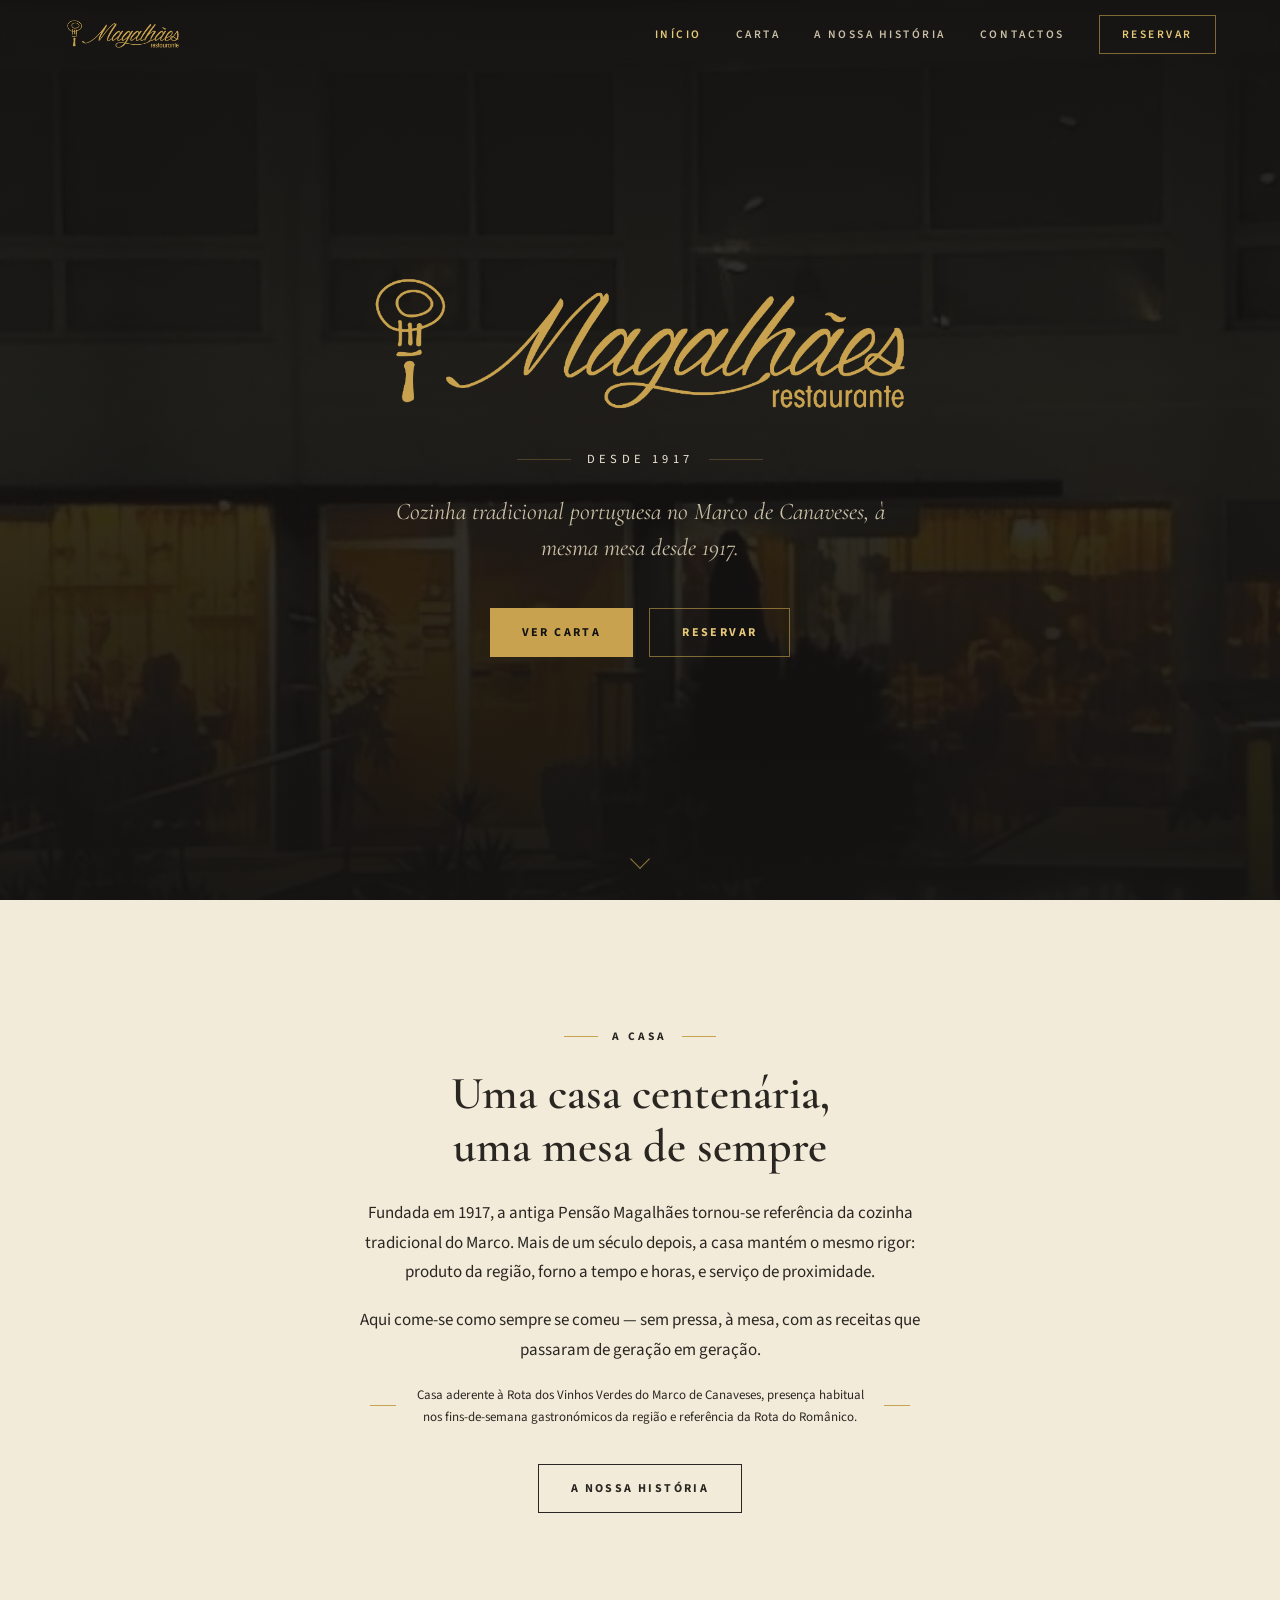
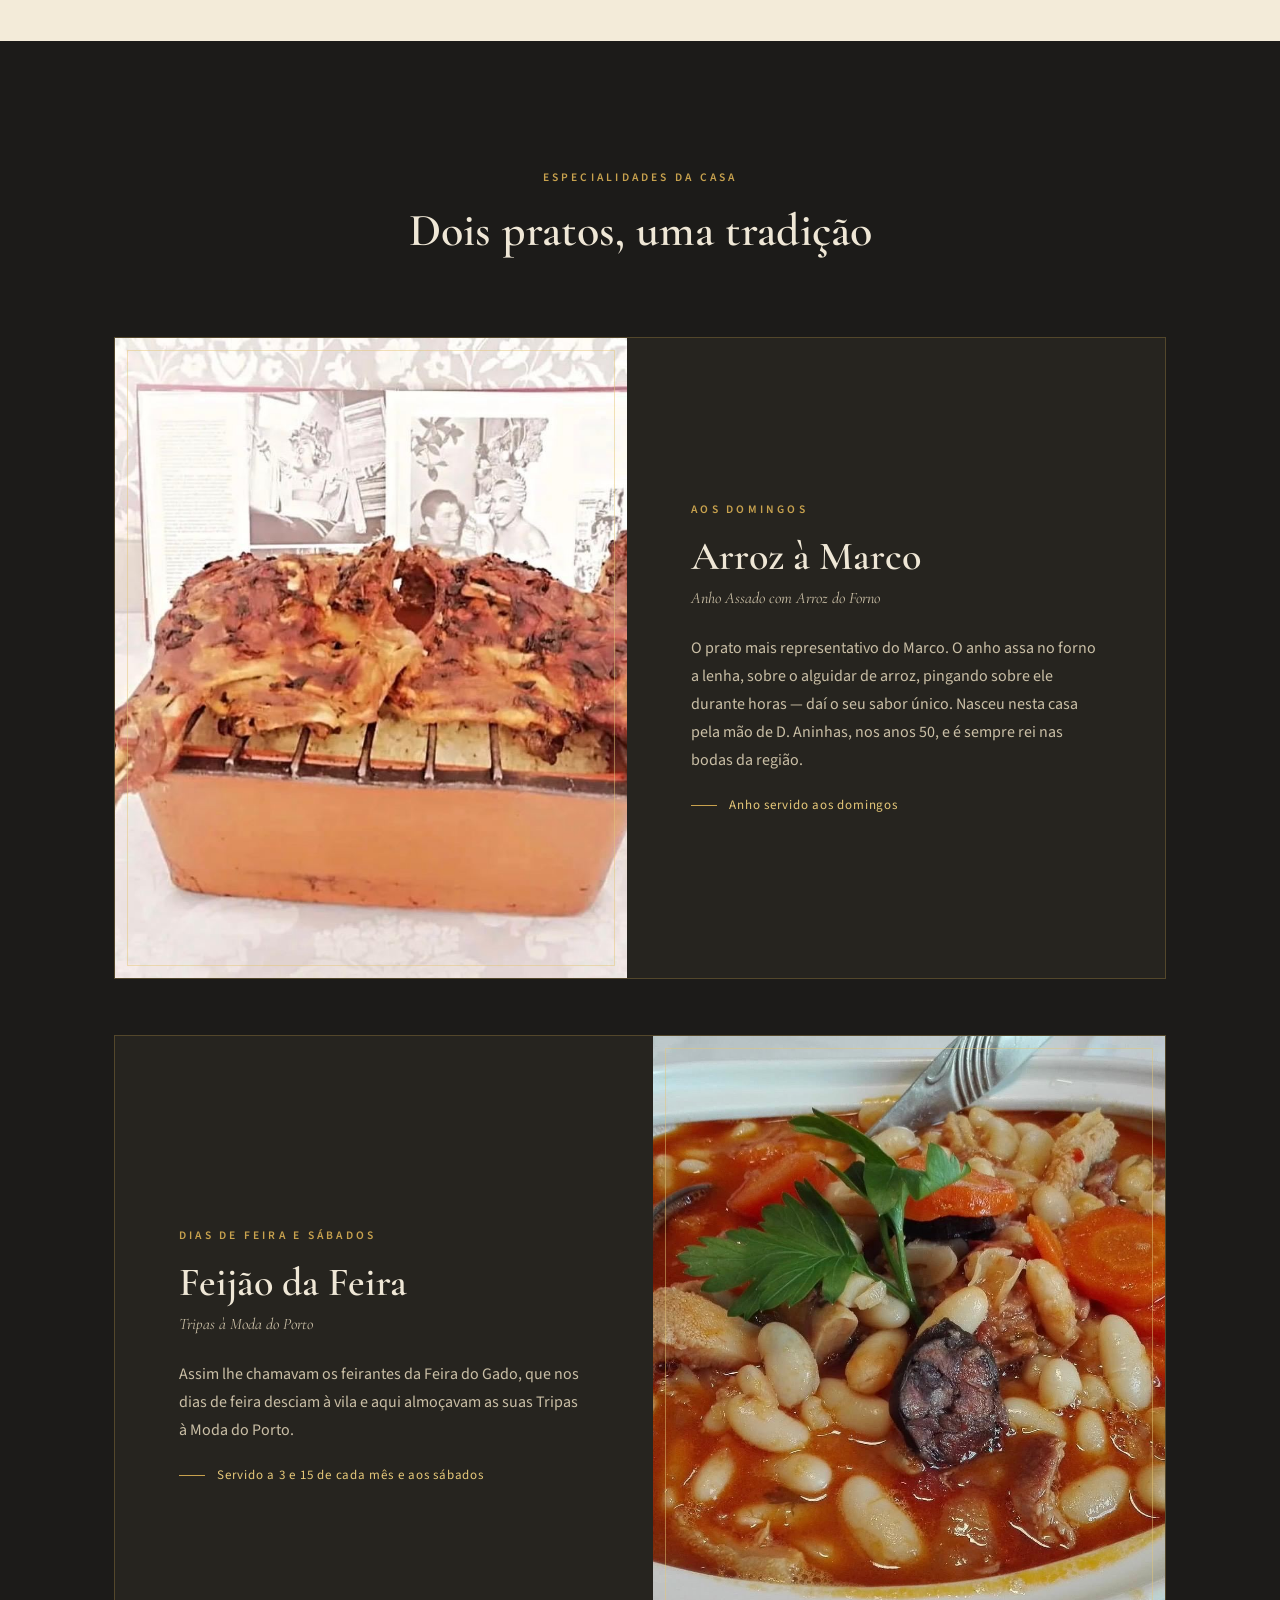
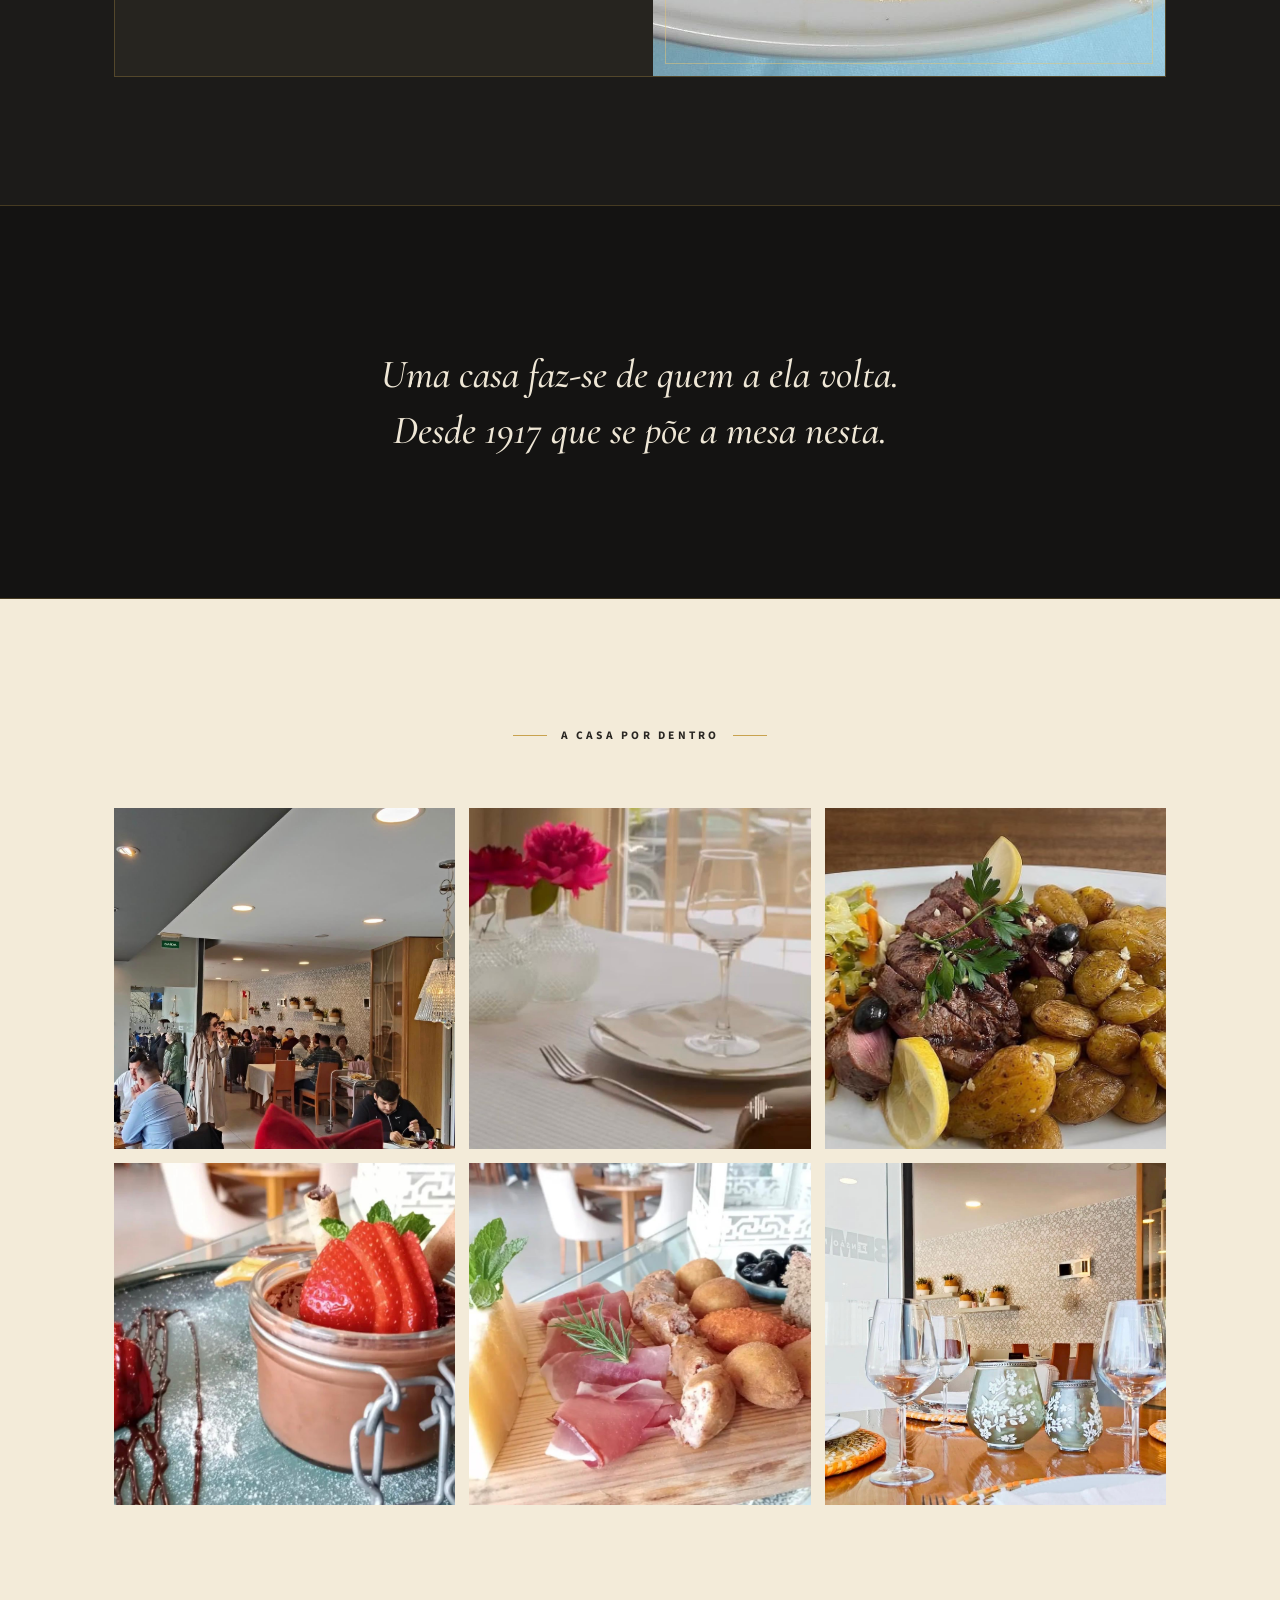
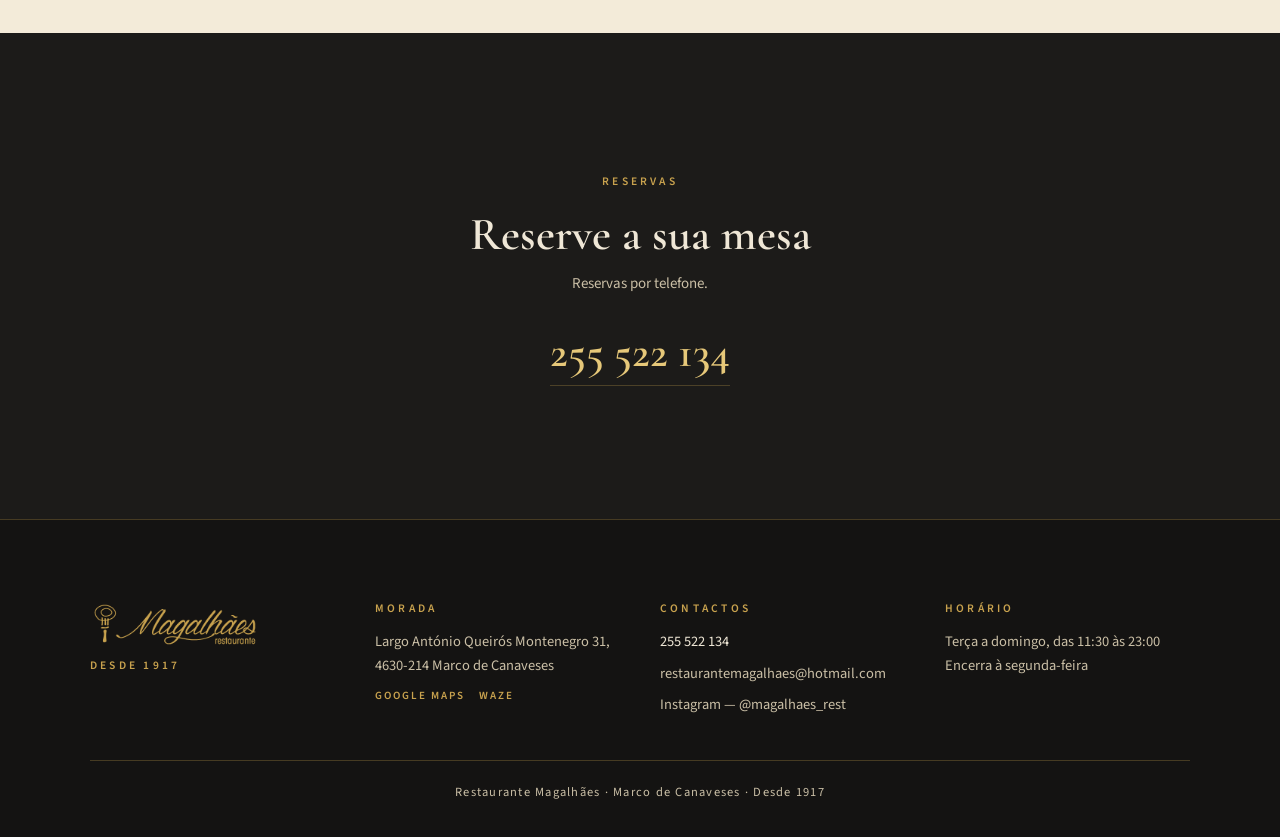
<file: index.html>
<!DOCTYPE html>
<html lang="pt-PT">
<head>
<meta charset="utf-8">
<meta name="viewport" content="width=device-width, initial-scale=1">
<title>Restaurante Magalhães — Cozinha tradicional portuguesa · Marco de Canaveses · Desde 1917</title>
<meta name="description" content="Casa centenária de cozinha tradicional portuguesa em Marco de Canaveses. Berço do Arroz à Marco e do Feijão da Feira. Desde 1917. Reservas: 255 522 134.">
<link rel="canonical" href="https://restaurantemagalhaes.com/">
<meta property="og:type" content="website">
<meta property="og:title" content="Restaurante Magalhães — Cozinha tradicional portuguesa · Marco de Canaveses · Desde 1917">
<meta property="og:description" content="Casa centenária de cozinha tradicional portuguesa em Marco de Canaveses. Berço do Arroz à Marco e do Feijão da Feira. Desde 1917. Reservas: 255 522 134.">
<meta property="og:url" content="https://restaurantemagalhaes.com/">
<meta property="og:image" content="https://restaurantemagalhaes.com/fachada.jpg">
<meta property="og:locale" content="pt_PT">
<link rel="icon" type="image/png" href="favicon.png">
<link rel="preconnect" href="https://fonts.googleapis.com">
<link rel="preconnect" href="https://fonts.gstatic.com" crossorigin>
<link href="https://fonts.googleapis.com/css2?family=Cormorant+Garamond:ital,wght@0,500;0,600;0,700;1,500;1,600&family=Source+Sans+3:wght@400;600;700&display=swap" rel="stylesheet">
<link rel="stylesheet" href="styles.css">
<script type="application/ld+json">
{
  "@context": "https://schema.org",
  "@type": "Restaurant",
  "name": "Restaurante Magalhães",
  "image": "https://restaurantemagalhaes.com/fachada.jpg",
  "url": "https://restaurantemagalhaes.com/",
  "telephone": "+351255522134",
  "email": "restaurantemagalhaes@hotmail.com",
  "servesCuisine": "Portuguesa tradicional",
  "priceRange": "€€",
  "foundingDate": "1917",
  "address": {
    "@type": "PostalAddress",
    "streetAddress": "Largo António Queirós Montenegro 31",
    "postalCode": "4630-214",
    "addressLocality": "Marco de Canaveses",
    "addressCountry": "PT"
  },
  "openingHoursSpecification": [{
    "@type": "OpeningHoursSpecification",
    "dayOfWeek": ["Tuesday","Wednesday","Thursday","Friday","Saturday","Sunday"],
    "opens": "11:30",
    "closes": "23:00"
  }],
  "sameAs": ["https://www.instagram.com/magalhaes_rest/"]
}
</script></head>
<body>
<header class="cabecalho" id="cabecalho">
  <div class="cabecalho-inner">
    <a href="index.html" class="marca" aria-label="Restaurante Magalhães — Início"><img src="logo.png" alt="Restaurante Magalhães"></a>
    <nav class="nav-desktop" aria-label="Navegação principal">
      <a href="index.html" class="ativo" aria-current="page">Início</a>
      <a href="carta.html">Carta</a>
      <a href="historia.html">A Nossa História</a>
      <a href="contactos.html">Contactos</a>
      <a href="tel:+351255522134" class="btn-reservar">Reservar</a>
    </nav>
    <button class="hamburger" id="btnMenu" aria-label="Abrir menu" aria-expanded="false" aria-controls="menuMovel"><span></span><span></span><span></span></button>
  </div>
</header>
<div class="menu-movel" id="menuMovel" role="dialog" aria-label="Menu" hidden>
  <button class="fechar" id="btnFechar">Fechar</button>
  <a href="index.html" class="ativo" aria-current="page">Início</a>
  <a href="carta.html">Carta</a>
  <a href="historia.html">A Nossa História</a>
  <a href="contactos.html">Contactos</a>
  <div class="menu-sep"></div>
  <a href="tel:+351255522134" class="menu-tel">Reservar — 255 522 134</a>
</div>
<main>
<section class="hero">
  <img class="hero-fundo" src="fachada-hero.jpg" alt="" aria-hidden="true">
  <div class="hero-veu" aria-hidden="true"></div>
  <div class="hero-conteudo">
    <h1><img src="logo.png" alt="Restaurante Magalhães"></h1>
    <div class="hero-desde"><span class="linha"></span><span>Desde 1917</span><span class="linha"></span></div>
    <p class="hero-frase">Cozinha tradicional portuguesa no Marco de Canaveses, à mesma mesa desde 1917.</p>
    <div class="hero-botoes">
      <a class="btn btn-cheio" href="carta.html">Ver Carta</a>
      <a class="btn btn-contorno" href="tel:+351255522134">Reservar</a>
    </div>
  </div>
  <div class="hero-seta" aria-hidden="true"></div>
</section>

<section class="seccao-creme">
  <div class="coluna-estreita centrado reveal">
    <div class="eyebrow-linha"><span></span><span class="eyebrow-escuro">A Casa</span><span></span></div>
    <h2>Uma casa centenária,<br>uma mesa de sempre</h2>
    <p>Fundada em 1917, a antiga Pensão Magalhães tornou-se referência da cozinha tradicional do Marco. Mais de um século depois, a casa mantém o mesmo rigor: produto da região, forno a tempo e horas, e serviço de proximidade.</p>
    <p>Aqui come-se como sempre se comeu — sem pressa, à mesa, com as receitas que passaram de geração em geração.</p>
    <div class="nota-reconhecimento"><span></span><small>Casa aderente à Rota dos Vinhos Verdes do Marco de Canaveses, presença habitual nos fins-de-semana gastronómicos da região e referência da Rota do Românico.</small><span></span></div>
    <a class="btn btn-escuro" href="historia.html">A Nossa História</a>
  </div>
</section>

<section class="seccao-escura">
  <div class="coluna-larga">
    <div class="centrado reveal">
      <span class="eyebrow">Especialidades da Casa</span>
      <h2 class="claro">Dois pratos, uma tradição</h2>
    </div>
    <article class="cartao reveal">
      <div class="cartao-foto"><img src="arroz-a-marco.jpg" alt="Anho assado no forno sobre o alguidar de arroz"><i></i></div>
      <div class="cartao-texto">
        <span class="eyebrow">Aos domingos</span>
        <h3>Arroz à Marco</h3>
        <p class="prato-tecnico">Anho Assado com Arroz do Forno</p>
        <p>O prato mais representativo do Marco. O anho assa no forno a lenha, sobre o alguidar de arroz, pingando sobre ele durante horas — daí o seu sabor único. Nasceu nesta casa pela mão de D. Aninhas, nos anos 50, e é sempre rei nas bodas da região.</p>
        <div class="nota-servico"><span></span>Anho servido aos domingos</div>
      </div>
    </article>
    <article class="cartao invertido reveal">
      <div class="cartao-texto">
        <span class="eyebrow">Dias de feira e sábados</span>
        <h3>Feijão da Feira</h3>
        <p class="prato-tecnico">Tripas à Moda do Porto</p>
        <p>Assim lhe chamavam os feirantes da Feira do Gado, que nos dias de feira desciam à vila e aqui almoçavam as suas Tripas à Moda do Porto.</p>
        <div class="nota-servico"><span></span>Servido a 3 e 15 de cada mês e aos sábados</div>
      </div>
      <div class="cartao-foto"><img src="feijao-da-feira.jpg" alt="Feijão da Feira — tripas à moda do Porto"><i></i></div>
    </article>
  </div>
</section>

<section class="banda-citacao">
  <p class="reveal">Uma casa faz-se de quem a ela volta.<br>Desde 1917 que se põe a mesa nesta.</p>
</section>

<section class="seccao-creme">
  <div class="coluna-larga">
    <div class="eyebrow-linha centrado reveal"><span></span><span class="eyebrow-escuro">A Casa por Dentro</span><span></span></div>
    <div class="galeria reveal">
      <figure><img src="galeria-1.jpg" alt="A sala do restaurante" loading="lazy"></figure>
      <figure><img src="galeria-2.jpg" alt="Mesa posta" loading="lazy"></figure>
      <figure><img src="galeria-3.jpg" alt="Posta de vitela com batata assada" loading="lazy"></figure>
      <figure><img src="galeria-4.jpg" alt="Mousse de chocolate" loading="lazy"></figure>
      <figure><img src="galeria-5.jpg" alt="Tábua de queijos e enchidos" loading="lazy"></figure>
      <figure><img src="galeria-6.jpg" alt="Pormenor da mesa" loading="lazy"></figure>
    </div>
  </div>
</section>

<section class="banda-reserva">
  <div class="reveal">
    <span class="eyebrow">Reservas</span>
    <h2 class="claro">Reserve a sua mesa</h2>
    <p class="suave">Reservas por telefone.</p>
    <a class="tel-grande" href="tel:+351255522134">255 522 134</a>
  </div>
</section>
</main>
<footer class="rodape">
  <div class="rodape-grid">
    <div class="rodape-marca">
      <img src="logo.png" alt="Restaurante Magalhães">
      <span class="eyebrow">Desde 1917</span>
    </div>
    <div>
      <span class="eyebrow">Morada</span>
      <a href="https://www.google.com/maps/search/?api=1&query=Restaurante%20Magalh%C3%A3es%2C%20Largo%20Ant%C3%B3nio%20Queir%C3%B3s%20Montenegro%2031%2C%204630-214%20Marco%20de%20Canaveses" target="_blank" rel="noopener">Largo António Queirós Montenegro 31, 4630-214 Marco de Canaveses</a>
      <div class="rodape-links"><a href="https://www.google.com/maps/search/?api=1&query=Restaurante%20Magalh%C3%A3es%2C%20Largo%20Ant%C3%B3nio%20Queir%C3%B3s%20Montenegro%2031%2C%204630-214%20Marco%20de%20Canaveses" target="_blank" rel="noopener">Google Maps</a><a href="https://waze.com/ul?q=Largo%20Ant%C3%B3nio%20Queir%C3%B3s%20Montenegro%2031%2C%20Marco%20de%20Canaveses&navigate=yes" target="_blank" rel="noopener">Waze</a></div>
    </div>
    <div>
      <span class="eyebrow">Contactos</span>
      <a href="tel:+351255522134" class="destaque">255 522 134</a>
      <a href="mailto:restaurantemagalhaes@hotmail.com">restaurantemagalhaes@hotmail.com</a>
      <a href="https://www.instagram.com/magalhaes_rest/" target="_blank" rel="noopener">Instagram — @magalhaes_rest</a>
    </div>
    <div>
      <span class="eyebrow">Horário</span>
      <span>Terça a domingo, das 11:30 às 23:00<br>Encerra à segunda-feira</span>
    </div>
  </div>
  <div class="rodape-base">Restaurante Magalhães · Marco de Canaveses · Desde 1917</div>
</footer>
<script src="script.js"></script>
</body>
</html>
</file>
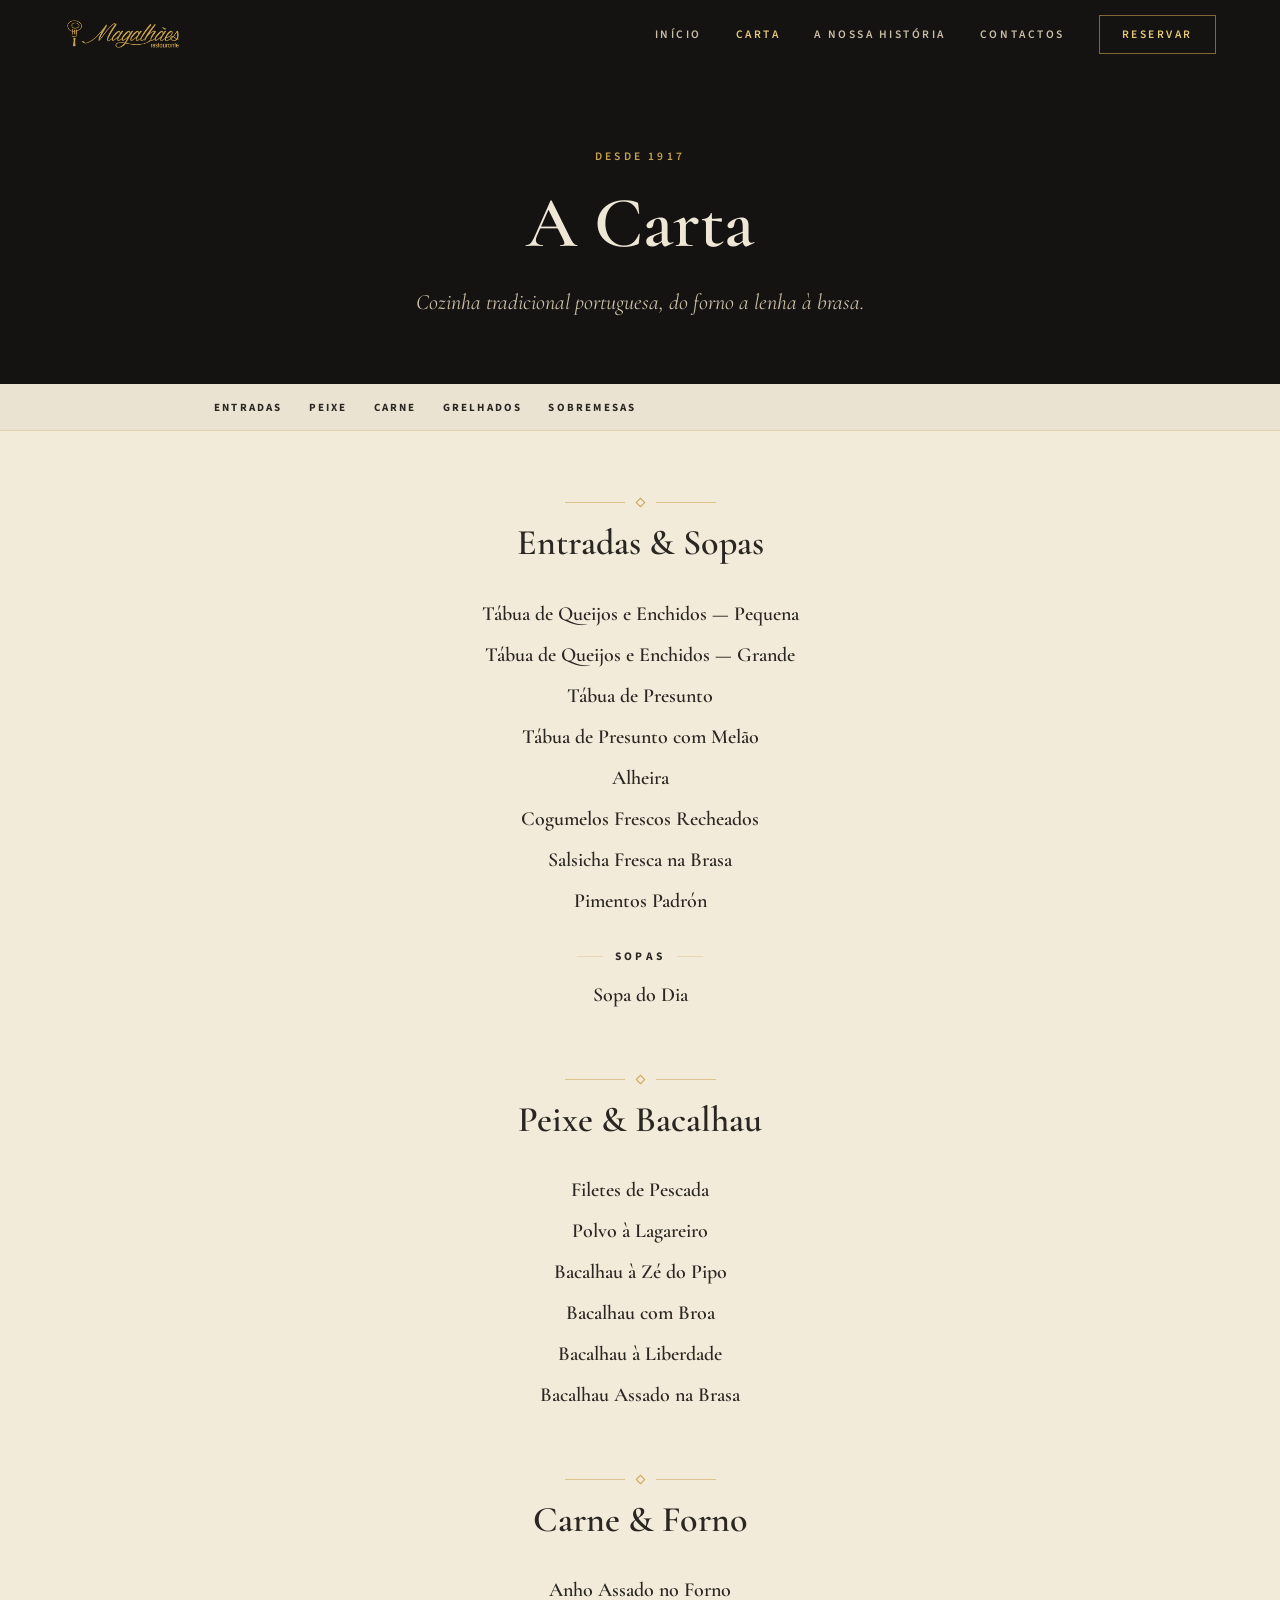
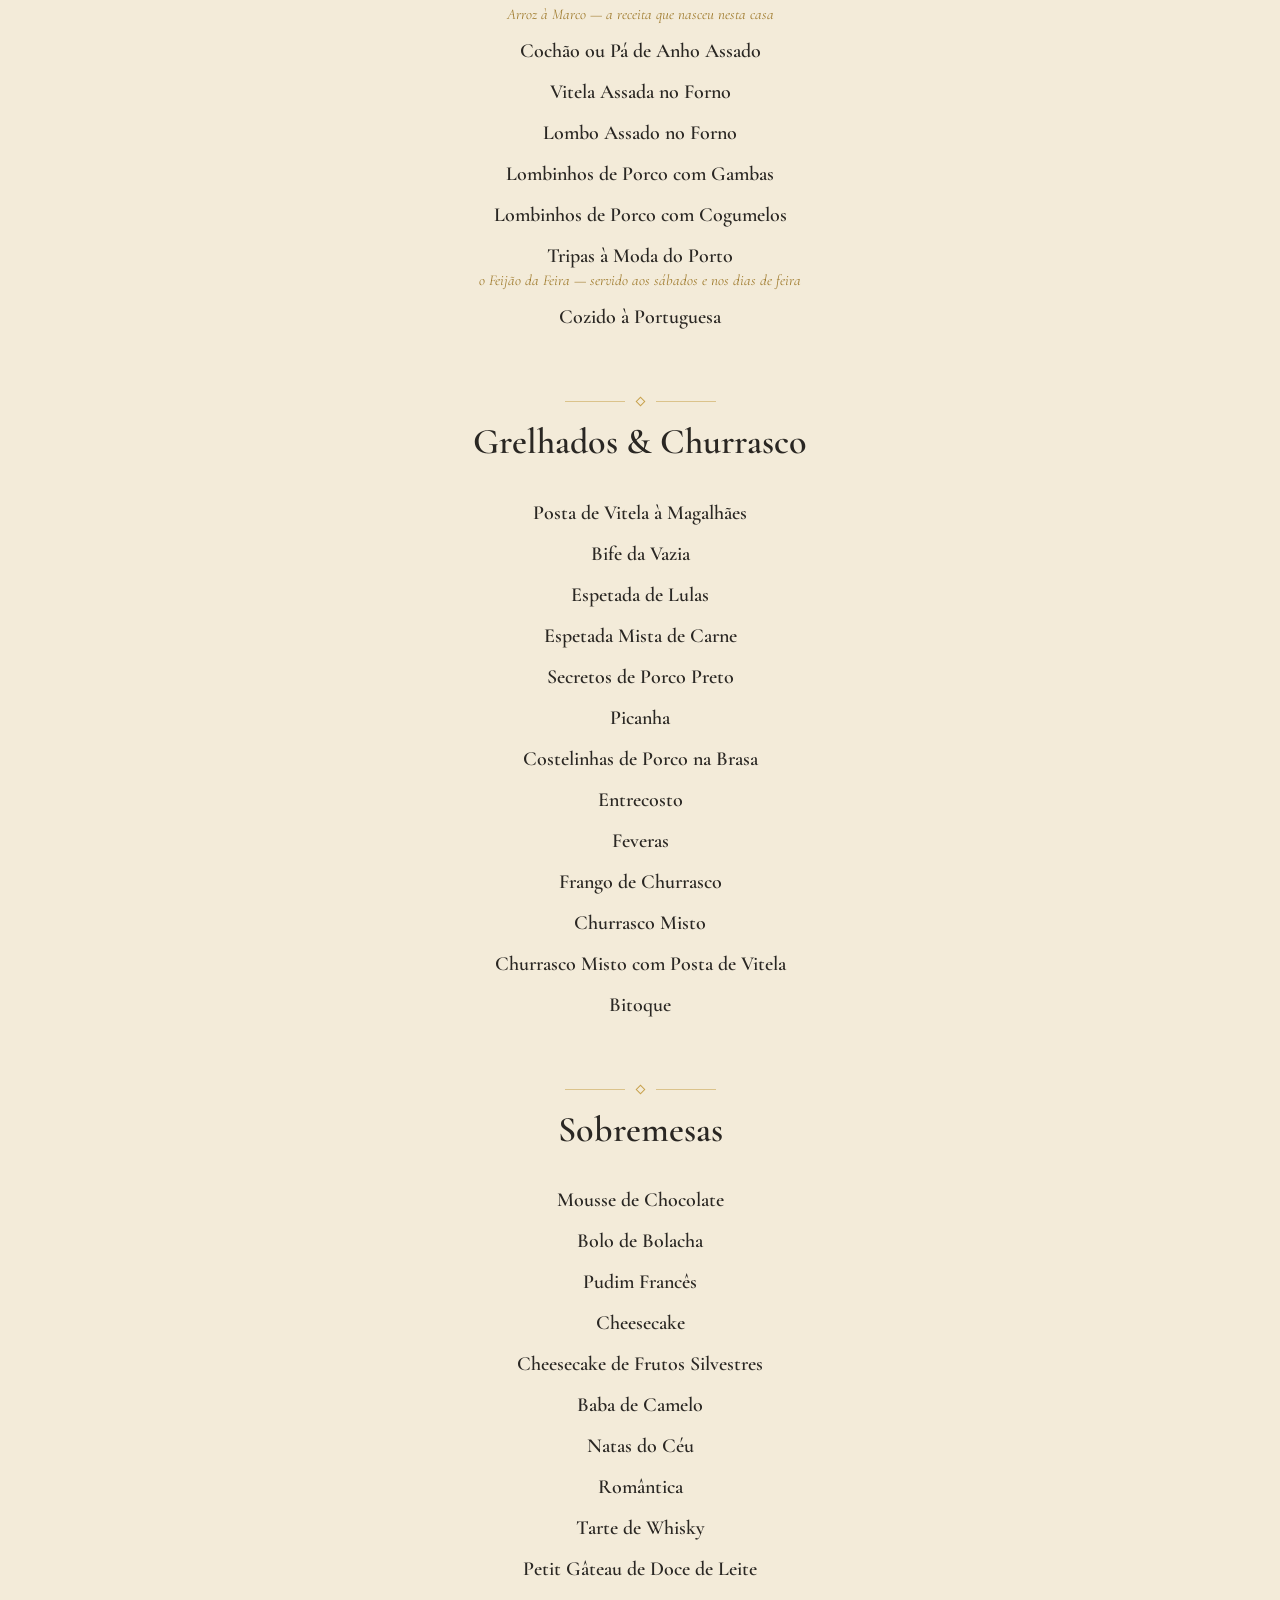
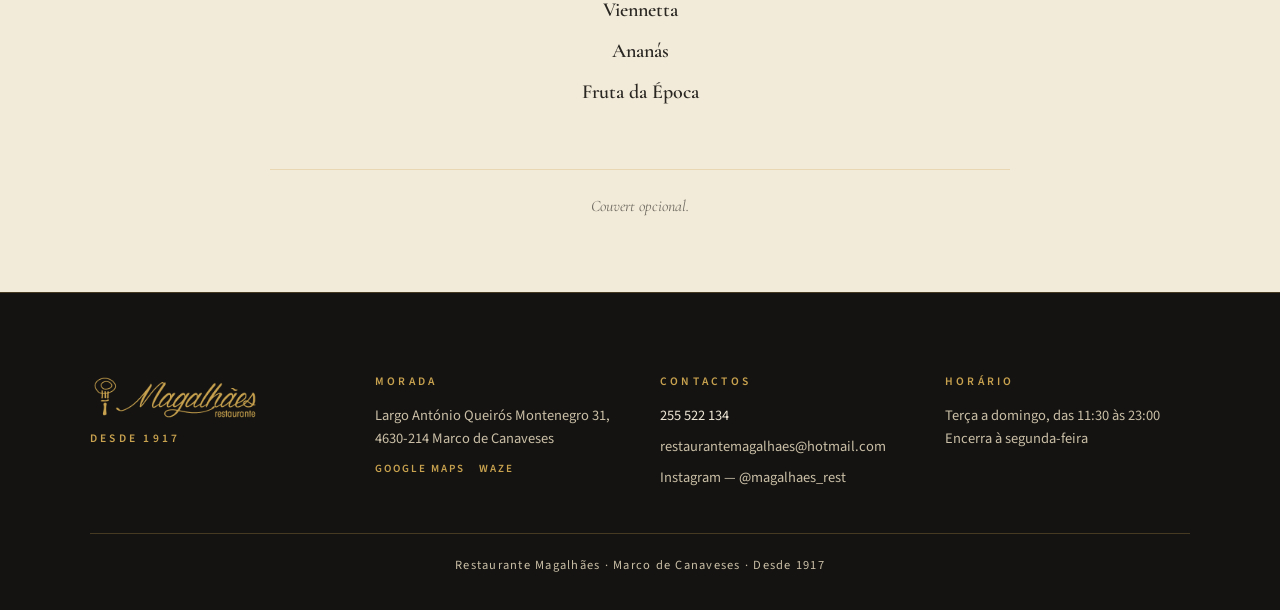
<file: carta.html>
<!DOCTYPE html>
<html lang="pt-PT">
<head>
<meta charset="utf-8">
<meta name="viewport" content="width=device-width, initial-scale=1">
<title>Carta — Restaurante Magalhães · Marco de Canaveses</title>
<meta name="description" content="A carta do Restaurante Magalhães: Arroz à Marco, Feijão da Feira, bacalhau, grelhados na brasa e sobremesas caseiras. Cozinha tradicional portuguesa desde 1917.">
<link rel="canonical" href="https://restaurantemagalhaes.com/carta.html">
<meta property="og:type" content="website">
<meta property="og:title" content="Carta — Restaurante Magalhães · Marco de Canaveses">
<meta property="og:description" content="A carta do Restaurante Magalhães: Arroz à Marco, Feijão da Feira, bacalhau, grelhados na brasa e sobremesas caseiras. Cozinha tradicional portuguesa desde 1917.">
<meta property="og:url" content="https://restaurantemagalhaes.com/carta.html">
<meta property="og:image" content="https://restaurantemagalhaes.com/fachada.jpg">
<meta property="og:locale" content="pt_PT">
<link rel="icon" type="image/png" href="favicon.png">
<link rel="preconnect" href="https://fonts.googleapis.com">
<link rel="preconnect" href="https://fonts.gstatic.com" crossorigin>
<link href="https://fonts.googleapis.com/css2?family=Cormorant+Garamond:ital,wght@0,500;0,600;0,700;1,500;1,600&family=Source+Sans+3:wght@400;600;700&display=swap" rel="stylesheet">
<link rel="stylesheet" href="styles.css">
</head>
<body class="pagina-interior">
<header class="cabecalho" id="cabecalho">
  <div class="cabecalho-inner">
    <a href="index.html" class="marca" aria-label="Restaurante Magalhães — Início"><img src="logo.png" alt="Restaurante Magalhães"></a>
    <nav class="nav-desktop" aria-label="Navegação principal">
      <a href="index.html">Início</a>
      <a href="carta.html" class="ativo" aria-current="page">Carta</a>
      <a href="historia.html">A Nossa História</a>
      <a href="contactos.html">Contactos</a>
      <a href="tel:+351255522134" class="btn-reservar">Reservar</a>
    </nav>
    <button class="hamburger" id="btnMenu" aria-label="Abrir menu" aria-expanded="false" aria-controls="menuMovel"><span></span><span></span><span></span></button>
  </div>
</header>
<div class="menu-movel" id="menuMovel" role="dialog" aria-label="Menu" hidden>
  <button class="fechar" id="btnFechar">Fechar</button>
  <a href="index.html">Início</a>
  <a href="carta.html" class="ativo" aria-current="page">Carta</a>
  <a href="historia.html">A Nossa História</a>
  <a href="contactos.html">Contactos</a>
  <div class="menu-sep"></div>
  <a href="tel:+351255522134" class="menu-tel">Reservar — 255 522 134</a>
</div>
<main>
<section class="pagina-topo">
  <span class="eyebrow">Desde 1917</span>
  <h1>A Carta</h1>
  <p class="topo-frase">Cozinha tradicional portuguesa, do forno a lenha à brasa.</p>
</section>
<nav class="carta-nav" aria-label="Secções da carta">
  <div><a href="#entradas">Entradas</a><a href="#peixe">Peixe</a><a href="#carne">Carne</a><a href="#grelhados">Grelhados</a><a href="#sobremesas">Sobremesas</a></div>
</nav>
<div class="carta-corpo">
<section id="entradas" class="carta-seccao">
  <div class="carta-cabeca"><div class="ornamento" aria-hidden="true"><span></span><i></i><span></span></div><h2>Entradas & Sopas</h2></div>
  <div class="prato"><span class="prato-nome">Tábua de Queijos e Enchidos — Pequena</span></div><div class="prato"><span class="prato-nome">Tábua de Queijos e Enchidos — Grande</span></div><div class="prato"><span class="prato-nome">Tábua de Presunto</span></div><div class="prato"><span class="prato-nome">Tábua de Presunto com Melão</span></div><div class="prato"><span class="prato-nome">Alheira</span></div><div class="prato"><span class="prato-nome">Cogumelos Frescos Recheados</span></div><div class="prato"><span class="prato-nome">Salsicha Fresca na Brasa</span></div><div class="prato"><span class="prato-nome">Pimentos Padrón</span></div><h3 class="grupo-titulo"><span></span>Sopas<span></span></h3><div class="prato"><span class="prato-nome">Sopa do Dia</span></div>
</section><section id="peixe" class="carta-seccao">
  <div class="carta-cabeca"><div class="ornamento" aria-hidden="true"><span></span><i></i><span></span></div><h2>Peixe & Bacalhau</h2></div>
  <div class="prato"><span class="prato-nome">Filetes de Pescada</span></div><div class="prato"><span class="prato-nome">Polvo à Lagareiro</span></div><div class="prato"><span class="prato-nome">Bacalhau à Zé do Pipo</span></div><div class="prato"><span class="prato-nome">Bacalhau com Broa</span></div><div class="prato"><span class="prato-nome">Bacalhau à Liberdade</span></div><div class="prato"><span class="prato-nome">Bacalhau Assado na Brasa</span></div>
</section><section id="carne" class="carta-seccao">
  <div class="carta-cabeca"><div class="ornamento" aria-hidden="true"><span></span><i></i><span></span></div><h2>Carne & Forno</h2></div>
  <div class="prato"><span class="prato-nome">Anho Assado no Forno</span><span class="prato-sub">Arroz à Marco — a receita que nasceu nesta casa</span></div><div class="prato"><span class="prato-nome">Cochão ou Pá de Anho Assado</span></div><div class="prato"><span class="prato-nome">Vitela Assada no Forno</span></div><div class="prato"><span class="prato-nome">Lombo Assado no Forno</span></div><div class="prato"><span class="prato-nome">Lombinhos de Porco com Gambas</span></div><div class="prato"><span class="prato-nome">Lombinhos de Porco com Cogumelos</span></div><div class="prato"><span class="prato-nome">Tripas à Moda do Porto</span><span class="prato-sub">o Feijão da Feira — servido aos sábados e nos dias de feira</span></div><div class="prato"><span class="prato-nome">Cozido à Portuguesa</span></div>
</section><section id="grelhados" class="carta-seccao">
  <div class="carta-cabeca"><div class="ornamento" aria-hidden="true"><span></span><i></i><span></span></div><h2>Grelhados & Churrasco</h2></div>
  <div class="prato"><span class="prato-nome">Posta de Vitela à Magalhães</span></div><div class="prato"><span class="prato-nome">Bife da Vazia</span></div><div class="prato"><span class="prato-nome">Espetada de Lulas</span></div><div class="prato"><span class="prato-nome">Espetada Mista de Carne</span></div><div class="prato"><span class="prato-nome">Secretos de Porco Preto</span></div><div class="prato"><span class="prato-nome">Picanha</span></div><div class="prato"><span class="prato-nome">Costelinhas de Porco na Brasa</span></div><div class="prato"><span class="prato-nome">Entrecosto</span></div><div class="prato"><span class="prato-nome">Feveras</span></div><div class="prato"><span class="prato-nome">Frango de Churrasco</span></div><div class="prato"><span class="prato-nome">Churrasco Misto</span></div><div class="prato"><span class="prato-nome">Churrasco Misto com Posta de Vitela</span></div><div class="prato"><span class="prato-nome">Bitoque</span></div>
</section><section id="sobremesas" class="carta-seccao">
  <div class="carta-cabeca"><div class="ornamento" aria-hidden="true"><span></span><i></i><span></span></div><h2>Sobremesas</h2></div>
  <div class="prato"><span class="prato-nome">Mousse de Chocolate</span></div><div class="prato"><span class="prato-nome">Bolo de Bolacha</span></div><div class="prato"><span class="prato-nome">Pudim Francês</span></div><div class="prato"><span class="prato-nome">Cheesecake</span></div><div class="prato"><span class="prato-nome">Cheesecake de Frutos Silvestres</span></div><div class="prato"><span class="prato-nome">Baba de Camelo</span></div><div class="prato"><span class="prato-nome">Natas do Céu</span></div><div class="prato"><span class="prato-nome">Romântica</span></div><div class="prato"><span class="prato-nome">Tarte de Whisky</span></div><div class="prato"><span class="prato-nome">Petit Gâteau de Doce de Leite</span></div><div class="prato"><span class="prato-nome">Viennetta</span></div><div class="prato"><span class="prato-nome">Ananás</span></div><div class="prato"><span class="prato-nome">Fruta da Época</span></div>
</section>
<p class="carta-nota">Couvert opcional.</p>
</div>
</main>
<footer class="rodape">
  <div class="rodape-grid">
    <div class="rodape-marca">
      <img src="logo.png" alt="Restaurante Magalhães">
      <span class="eyebrow">Desde 1917</span>
    </div>
    <div>
      <span class="eyebrow">Morada</span>
      <a href="https://www.google.com/maps/search/?api=1&query=Restaurante%20Magalh%C3%A3es%2C%20Largo%20Ant%C3%B3nio%20Queir%C3%B3s%20Montenegro%2031%2C%204630-214%20Marco%20de%20Canaveses" target="_blank" rel="noopener">Largo António Queirós Montenegro 31, 4630-214 Marco de Canaveses</a>
      <div class="rodape-links"><a href="https://www.google.com/maps/search/?api=1&query=Restaurante%20Magalh%C3%A3es%2C%20Largo%20Ant%C3%B3nio%20Queir%C3%B3s%20Montenegro%2031%2C%204630-214%20Marco%20de%20Canaveses" target="_blank" rel="noopener">Google Maps</a><a href="https://waze.com/ul?q=Largo%20Ant%C3%B3nio%20Queir%C3%B3s%20Montenegro%2031%2C%20Marco%20de%20Canaveses&navigate=yes" target="_blank" rel="noopener">Waze</a></div>
    </div>
    <div>
      <span class="eyebrow">Contactos</span>
      <a href="tel:+351255522134" class="destaque">255 522 134</a>
      <a href="mailto:restaurantemagalhaes@hotmail.com">restaurantemagalhaes@hotmail.com</a>
      <a href="https://www.instagram.com/magalhaes_rest/" target="_blank" rel="noopener">Instagram — @magalhaes_rest</a>
    </div>
    <div>
      <span class="eyebrow">Horário</span>
      <span>Terça a domingo, das 11:30 às 23:00<br>Encerra à segunda-feira</span>
    </div>
  </div>
  <div class="rodape-base">Restaurante Magalhães · Marco de Canaveses · Desde 1917</div>
</footer>
<script src="script.js"></script>
</body>
</html>
</file>
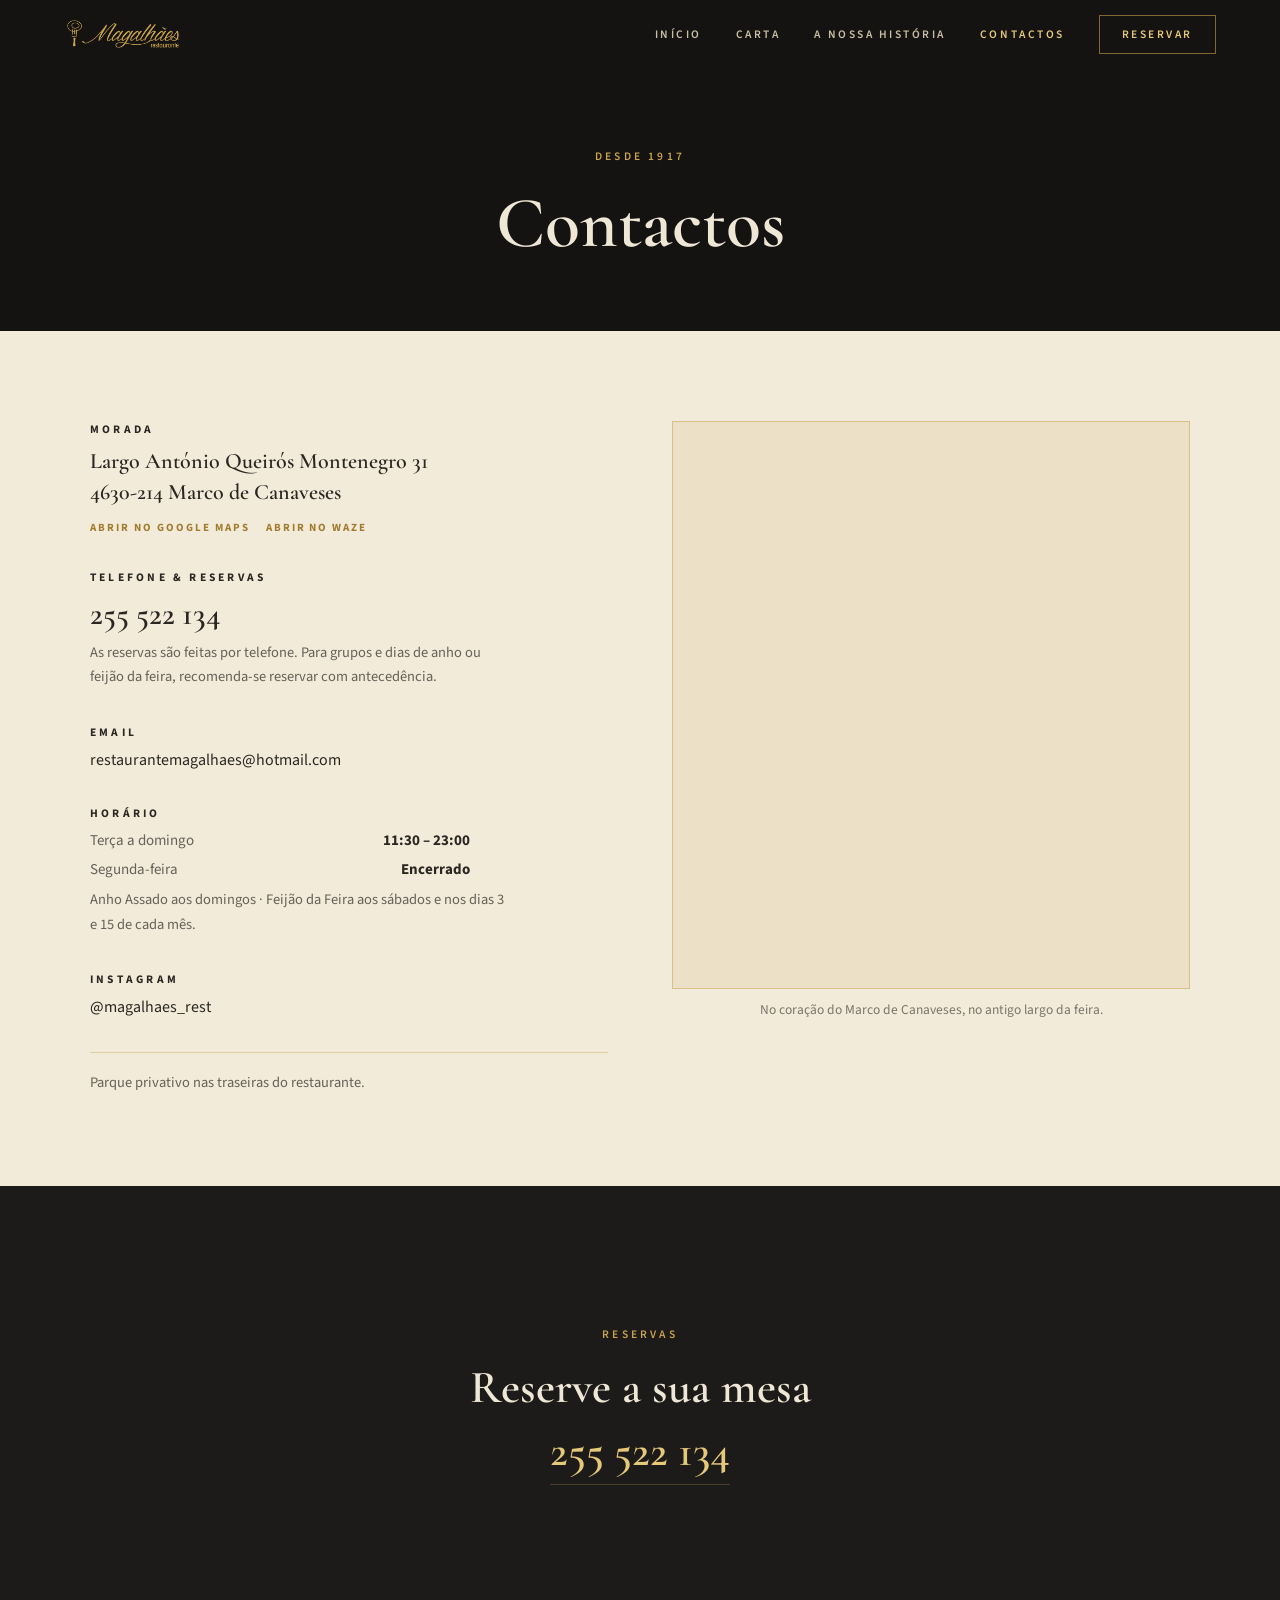
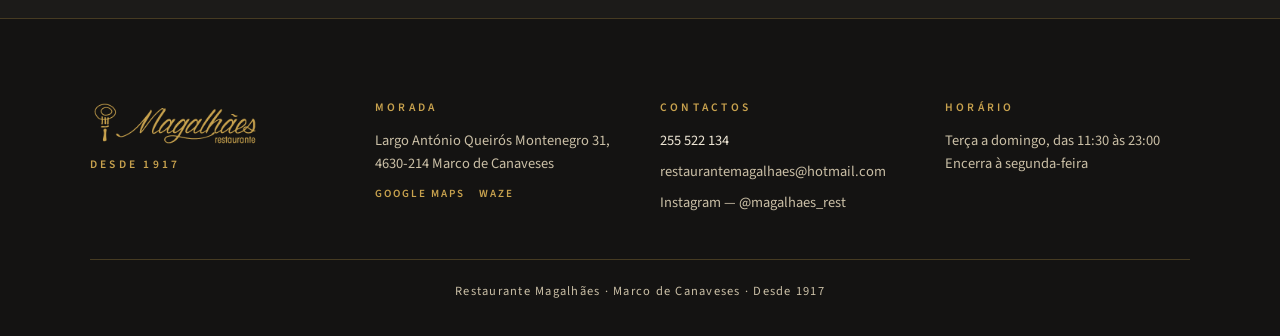
<file: contactos.html>
<!DOCTYPE html>
<html lang="pt-PT">
<head>
<meta charset="utf-8">
<meta name="viewport" content="width=device-width, initial-scale=1">
<title>Contactos e Reservas — Restaurante Magalhães · Marco de Canaveses</title>
<meta name="description" content="Restaurante Magalhães: Largo António Queirós Montenegro 31, Marco de Canaveses. Reservas pelo 255 522 134. Terça a domingo, das 11:30 às 23:00. Parque privativo.">
<link rel="canonical" href="https://restaurantemagalhaes.com/contactos.html">
<meta property="og:type" content="website">
<meta property="og:title" content="Contactos e Reservas — Restaurante Magalhães · Marco de Canaveses">
<meta property="og:description" content="Restaurante Magalhães: Largo António Queirós Montenegro 31, Marco de Canaveses. Reservas pelo 255 522 134. Terça a domingo, das 11:30 às 23:00. Parque privativo.">
<meta property="og:url" content="https://restaurantemagalhaes.com/contactos.html">
<meta property="og:image" content="https://restaurantemagalhaes.com/fachada.jpg">
<meta property="og:locale" content="pt_PT">
<link rel="icon" type="image/png" href="favicon.png">
<link rel="preconnect" href="https://fonts.googleapis.com">
<link rel="preconnect" href="https://fonts.gstatic.com" crossorigin>
<link href="https://fonts.googleapis.com/css2?family=Cormorant+Garamond:ital,wght@0,500;0,600;0,700;1,500;1,600&family=Source+Sans+3:wght@400;600;700&display=swap" rel="stylesheet">
<link rel="stylesheet" href="styles.css">
</head>
<body class="pagina-interior">
<header class="cabecalho" id="cabecalho">
  <div class="cabecalho-inner">
    <a href="index.html" class="marca" aria-label="Restaurante Magalhães — Início"><img src="logo.png" alt="Restaurante Magalhães"></a>
    <nav class="nav-desktop" aria-label="Navegação principal">
      <a href="index.html">Início</a>
      <a href="carta.html">Carta</a>
      <a href="historia.html">A Nossa História</a>
      <a href="contactos.html" class="ativo" aria-current="page">Contactos</a>
      <a href="tel:+351255522134" class="btn-reservar">Reservar</a>
    </nav>
    <button class="hamburger" id="btnMenu" aria-label="Abrir menu" aria-expanded="false" aria-controls="menuMovel"><span></span><span></span><span></span></button>
  </div>
</header>
<div class="menu-movel" id="menuMovel" role="dialog" aria-label="Menu" hidden>
  <button class="fechar" id="btnFechar">Fechar</button>
  <a href="index.html">Início</a>
  <a href="carta.html">Carta</a>
  <a href="historia.html">A Nossa História</a>
  <a href="contactos.html" class="ativo" aria-current="page">Contactos</a>
  <div class="menu-sep"></div>
  <a href="tel:+351255522134" class="menu-tel">Reservar — 255 522 134</a>
</div>
<main>
<section class="pagina-topo">
  <span class="eyebrow">Desde 1917</span>
  <h1>Contactos</h1>
</section>
<section class="contactos-corpo">
  <div class="contactos-grid">
    <div class="contactos-info">
      <div>
        <span class="eyebrow-escuro">Morada</span>
        <a class="morada" href="https://www.google.com/maps/search/?api=1&query=Restaurante%20Magalh%C3%A3es%2C%20Largo%20Ant%C3%B3nio%20Queir%C3%B3s%20Montenegro%2031%2C%204630-214%20Marco%20de%20Canaveses" target="_blank" rel="noopener">Largo António Queirós Montenegro 31<br>4630-214 Marco de Canaveses</a>
        <div class="mini-links"><a href="https://www.google.com/maps/search/?api=1&query=Restaurante%20Magalh%C3%A3es%2C%20Largo%20Ant%C3%B3nio%20Queir%C3%B3s%20Montenegro%2031%2C%204630-214%20Marco%20de%20Canaveses" target="_blank" rel="noopener">Abrir no Google Maps</a><a href="https://waze.com/ul?q=Largo%20Ant%C3%B3nio%20Queir%C3%B3s%20Montenegro%2031%2C%20Marco%20de%20Canaveses&navigate=yes" target="_blank" rel="noopener">Abrir no Waze</a></div>
      </div>
      <div>
        <span class="eyebrow-escuro">Telefone &amp; Reservas</span>
        <a class="tel" href="tel:+351255522134">255 522 134</a>
        <p>As reservas são feitas por telefone. Para grupos e dias de anho ou feijão da feira, recomenda-se reservar com antecedência.</p>
      </div>
      <div>
        <span class="eyebrow-escuro">Email</span>
        <a href="mailto:restaurantemagalhaes@hotmail.com">restaurantemagalhaes@hotmail.com</a>
      </div>
      <div>
        <span class="eyebrow-escuro">Horário</span>
        <div class="horario"><span>Terça a domingo</span><b>11:30 – 23:00</b><span>Segunda-feira</span><b>Encerrado</b></div>
        <p class="pequeno">Anho Assado aos domingos · Feijão da Feira aos sábados e nos dias 3 e 15 de cada mês.</p>
      </div>
      <div>
        <span class="eyebrow-escuro">Instagram</span>
        <a href="https://www.instagram.com/magalhaes_rest/" target="_blank" rel="noopener">@magalhaes_rest</a>
      </div>
      <div class="estacionamento"><p class="pequeno">Parque privativo nas traseiras do restaurante.</p></div>
    </div>
    <div class="contactos-mapa">
      <div class="mapa-moldura"><iframe src="https://www.google.com/maps?q=Restaurante%20Magalh%C3%A3es%2C%20Largo%20Ant%C3%B3nio%20Queir%C3%B3s%20Montenegro%2031%2C%204630-214%20Marco%20de%20Canaveses&output=embed" title="Mapa — Restaurante Magalhães" loading="lazy" referrerpolicy="no-referrer-when-downgrade" allowfullscreen></iframe></div>
      <p class="pequeno centrado">No coração do Marco de Canaveses, no antigo largo da feira.</p>
    </div>
  </div>
</section>
<section class="banda-reserva">
  <div>
    <span class="eyebrow">Reservas</span>
    <h2 class="claro">Reserve a sua mesa</h2>
    <a class="tel-grande" href="tel:+351255522134">255 522 134</a>
  </div>
</section>
</main>
<footer class="rodape">
  <div class="rodape-grid">
    <div class="rodape-marca">
      <img src="logo.png" alt="Restaurante Magalhães">
      <span class="eyebrow">Desde 1917</span>
    </div>
    <div>
      <span class="eyebrow">Morada</span>
      <a href="https://www.google.com/maps/search/?api=1&query=Restaurante%20Magalh%C3%A3es%2C%20Largo%20Ant%C3%B3nio%20Queir%C3%B3s%20Montenegro%2031%2C%204630-214%20Marco%20de%20Canaveses" target="_blank" rel="noopener">Largo António Queirós Montenegro 31, 4630-214 Marco de Canaveses</a>
      <div class="rodape-links"><a href="https://www.google.com/maps/search/?api=1&query=Restaurante%20Magalh%C3%A3es%2C%20Largo%20Ant%C3%B3nio%20Queir%C3%B3s%20Montenegro%2031%2C%204630-214%20Marco%20de%20Canaveses" target="_blank" rel="noopener">Google Maps</a><a href="https://waze.com/ul?q=Largo%20Ant%C3%B3nio%20Queir%C3%B3s%20Montenegro%2031%2C%20Marco%20de%20Canaveses&navigate=yes" target="_blank" rel="noopener">Waze</a></div>
    </div>
    <div>
      <span class="eyebrow">Contactos</span>
      <a href="tel:+351255522134" class="destaque">255 522 134</a>
      <a href="mailto:restaurantemagalhaes@hotmail.com">restaurantemagalhaes@hotmail.com</a>
      <a href="https://www.instagram.com/magalhaes_rest/" target="_blank" rel="noopener">Instagram — @magalhaes_rest</a>
    </div>
    <div>
      <span class="eyebrow">Horário</span>
      <span>Terça a domingo, das 11:30 às 23:00<br>Encerra à segunda-feira</span>
    </div>
  </div>
  <div class="rodape-base">Restaurante Magalhães · Marco de Canaveses · Desde 1917</div>
</footer>
<script src="script.js"></script>
</body>
</html>
</file>
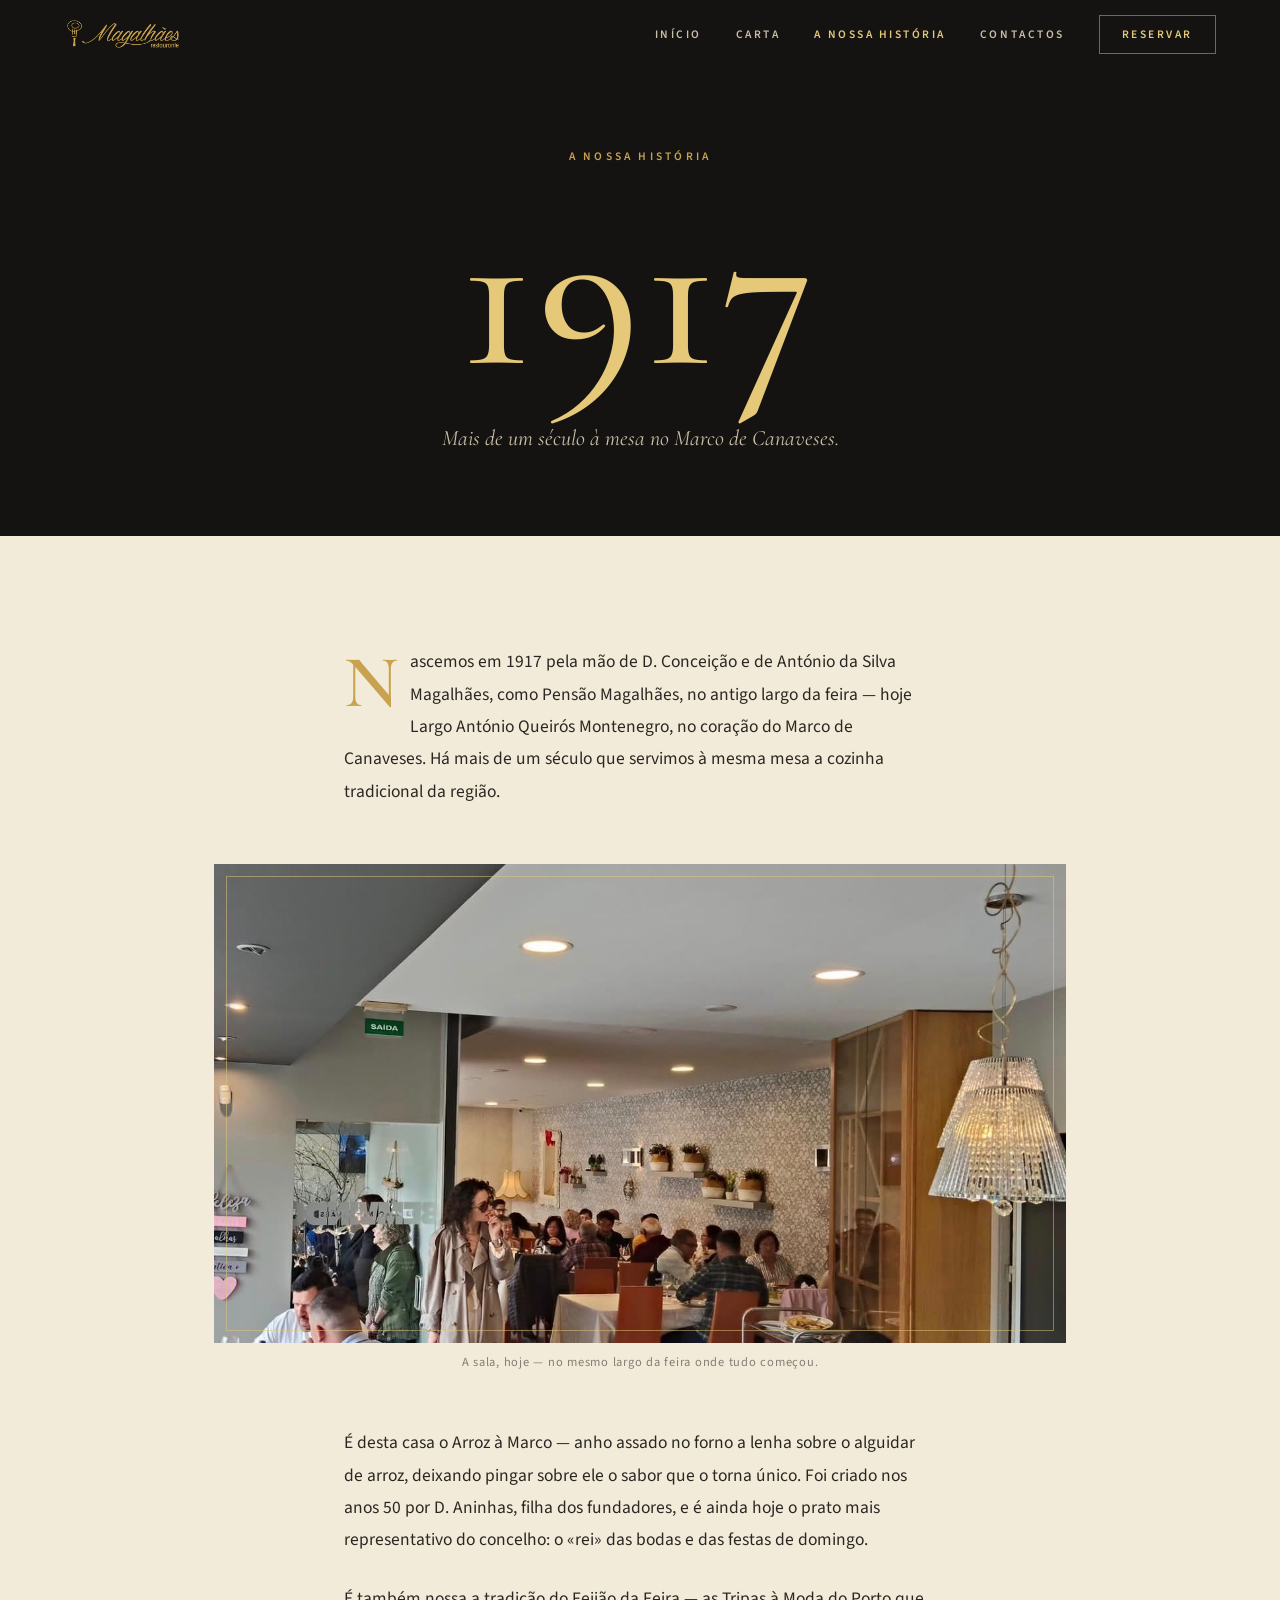
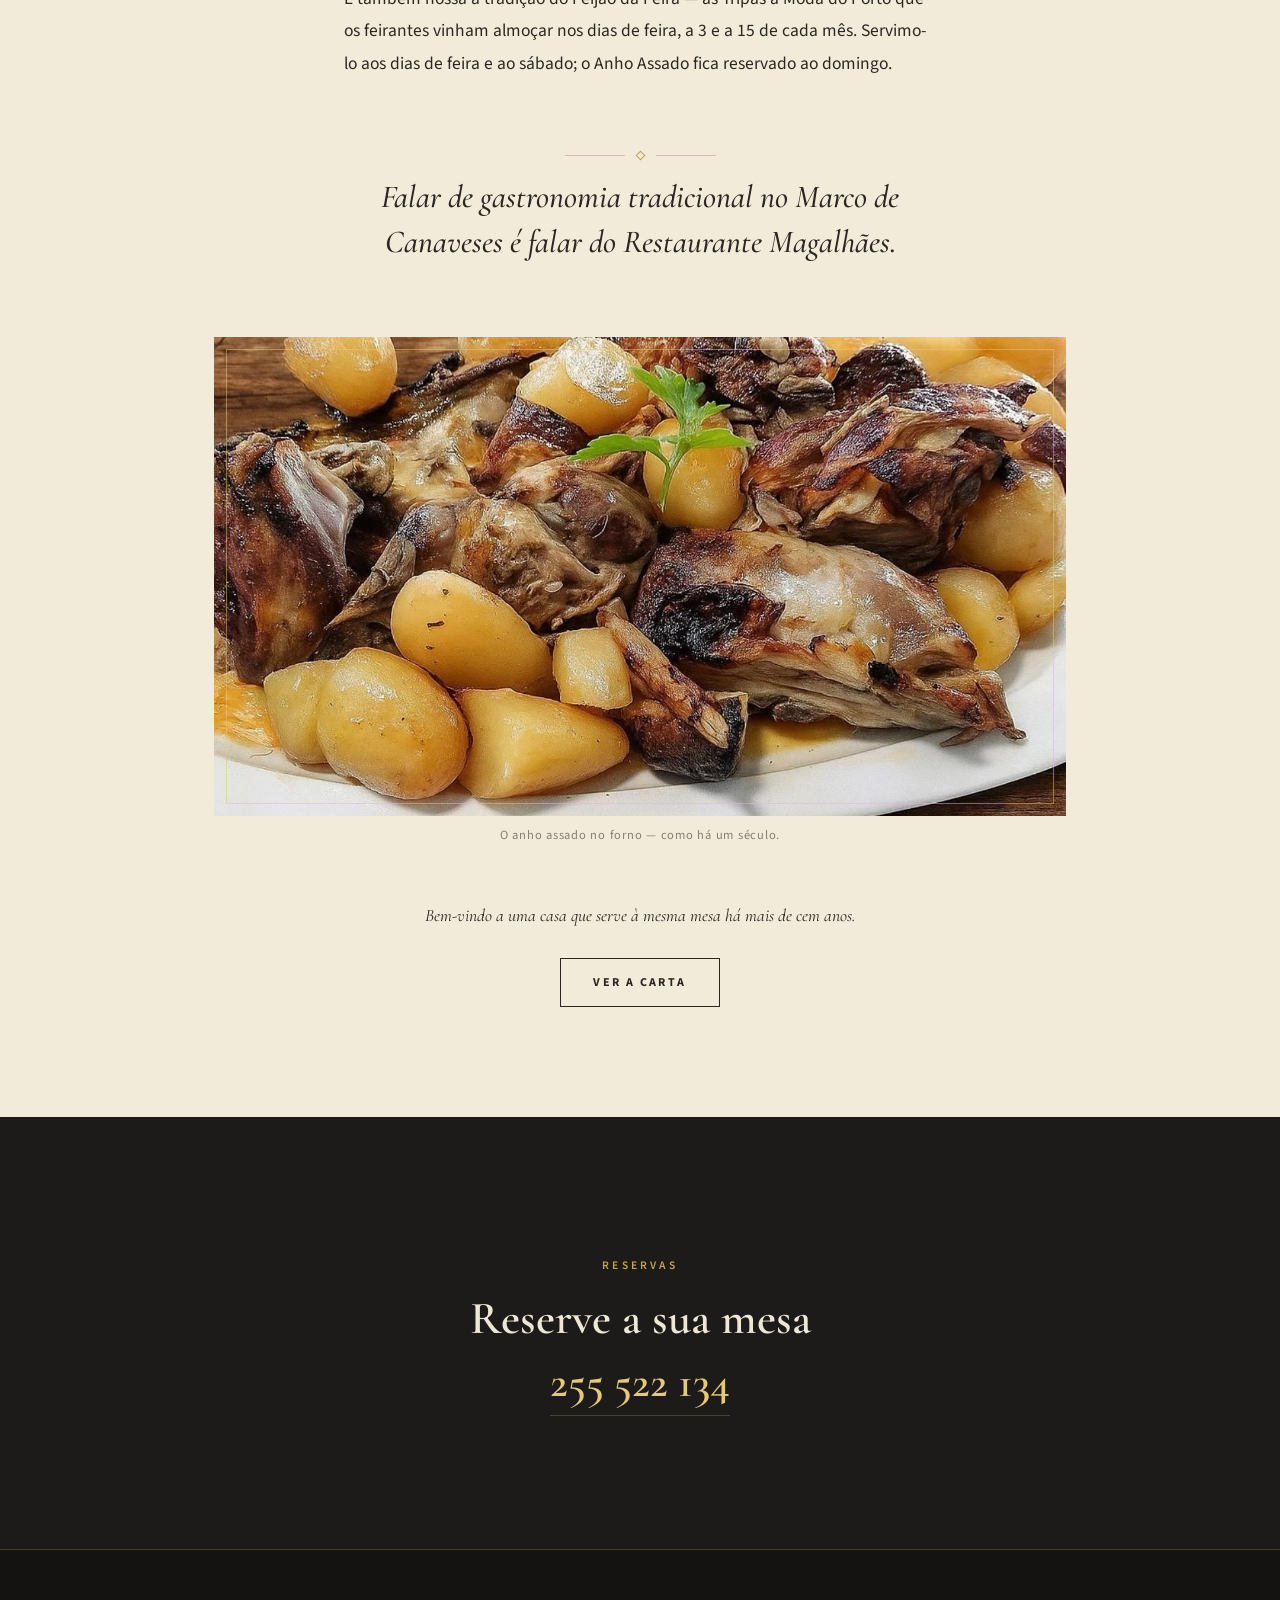
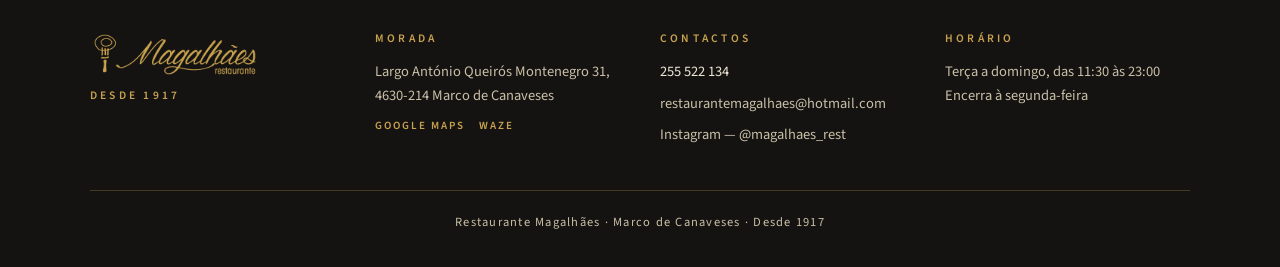
<file: historia.html>
<!DOCTYPE html>
<html lang="pt-PT">
<head>
<meta charset="utf-8">
<meta name="viewport" content="width=device-width, initial-scale=1">
<title>A Nossa História — Restaurante Magalhães · Desde 1917</title>
<meta name="description" content="Nascemos em 1917 como Pensão Magalhães, no antigo largo da feira do Marco de Canaveses. A história da casa que criou o Arroz à Marco e o Feijão da Feira.">
<link rel="canonical" href="https://restaurantemagalhaes.com/historia.html">
<meta property="og:type" content="website">
<meta property="og:title" content="A Nossa História — Restaurante Magalhães · Desde 1917">
<meta property="og:description" content="Nascemos em 1917 como Pensão Magalhães, no antigo largo da feira do Marco de Canaveses. A história da casa que criou o Arroz à Marco e o Feijão da Feira.">
<meta property="og:url" content="https://restaurantemagalhaes.com/historia.html">
<meta property="og:image" content="https://restaurantemagalhaes.com/fachada.jpg">
<meta property="og:locale" content="pt_PT">
<link rel="icon" type="image/png" href="favicon.png">
<link rel="preconnect" href="https://fonts.googleapis.com">
<link rel="preconnect" href="https://fonts.gstatic.com" crossorigin>
<link href="https://fonts.googleapis.com/css2?family=Cormorant+Garamond:ital,wght@0,500;0,600;0,700;1,500;1,600&family=Source+Sans+3:wght@400;600;700&display=swap" rel="stylesheet">
<link rel="stylesheet" href="styles.css">
</head>
<body class="pagina-interior">
<header class="cabecalho" id="cabecalho">
  <div class="cabecalho-inner">
    <a href="index.html" class="marca" aria-label="Restaurante Magalhães — Início"><img src="logo.png" alt="Restaurante Magalhães"></a>
    <nav class="nav-desktop" aria-label="Navegação principal">
      <a href="index.html">Início</a>
      <a href="carta.html">Carta</a>
      <a href="historia.html" class="ativo" aria-current="page">A Nossa História</a>
      <a href="contactos.html">Contactos</a>
      <a href="tel:+351255522134" class="btn-reservar">Reservar</a>
    </nav>
    <button class="hamburger" id="btnMenu" aria-label="Abrir menu" aria-expanded="false" aria-controls="menuMovel"><span></span><span></span><span></span></button>
  </div>
</header>
<div class="menu-movel" id="menuMovel" role="dialog" aria-label="Menu" hidden>
  <button class="fechar" id="btnFechar">Fechar</button>
  <a href="index.html">Início</a>
  <a href="carta.html">Carta</a>
  <a href="historia.html" class="ativo" aria-current="page">A Nossa História</a>
  <a href="contactos.html">Contactos</a>
  <div class="menu-sep"></div>
  <a href="tel:+351255522134" class="menu-tel">Reservar — 255 522 134</a>
</div>
<main>
<section class="pagina-topo historia-topo">
  <span class="eyebrow">A Nossa História</span>
  <div class="ano" aria-hidden="true">1917</div>
  <p class="topo-frase">Mais de um século à mesa no Marco de Canaveses.</p>
</section>
<article class="historia-corpo">
  <div class="coluna-estreita">
    <p><span class="capitular" aria-hidden="true">N</span>ascemos em 1917 pela mão de D. Conceição e de António da Silva Magalhães, como Pensão Magalhães, no antigo largo da feira — hoje Largo António Queirós Montenegro, no coração do Marco de Canaveses. Há mais de um século que servimos à mesma mesa a cozinha tradicional da região.</p>
  </div>
  <figure class="historia-foto reveal">
    <div><img src="historia-1.jpg" alt="A sala do Restaurante Magalhães" loading="lazy"><i></i></div>
    <figcaption>A sala, hoje — no mesmo largo da feira onde tudo começou.</figcaption>
  </figure>
  <div class="coluna-estreita">
    <p>É desta casa o Arroz à Marco — anho assado no forno a lenha sobre o alguidar de arroz, deixando pingar sobre ele o sabor que o torna único. Foi criado nos anos 50 por D. Aninhas, filha dos fundadores, e é ainda hoje o prato mais representativo do concelho: o «rei» das bodas e das festas de domingo.</p>
    <p>É também nossa a tradição do Feijão da Feira — as Tripas à Moda do Porto que os feirantes vinham almoçar nos dias de feira, a 3 e a 15 de cada mês. Servimo-lo aos dias de feira e ao sábado; o Anho Assado fica reservado ao domingo.</p>
  </div>
  <aside class="destaque reveal">
    <div class="ornamento" aria-hidden="true"><span></span><i></i><span></span></div>
    <p>Falar de gastronomia tradicional no Marco de Canaveses é falar do Restaurante Magalhães.</p>
  </aside>
  <figure class="historia-foto reveal">
    <div><img src="historia-2.jpg" alt="Anho assado no forno" loading="lazy"><i></i></div>
    <figcaption>O anho assado no forno — como há um século.</figcaption>
  </figure>
  <div class="coluna-estreita centrado">
    <p class="despedida">Bem-vindo a uma casa que serve à mesma mesa há mais de cem anos.</p>
    <a class="btn btn-escuro" href="carta.html">Ver a Carta</a>
  </div>
</article>
<section class="banda-reserva">
  <div>
    <span class="eyebrow">Reservas</span>
    <h2 class="claro">Reserve a sua mesa</h2>
    <a class="tel-grande" href="tel:+351255522134">255 522 134</a>
  </div>
</section>
</main>
<footer class="rodape">
  <div class="rodape-grid">
    <div class="rodape-marca">
      <img src="logo.png" alt="Restaurante Magalhães">
      <span class="eyebrow">Desde 1917</span>
    </div>
    <div>
      <span class="eyebrow">Morada</span>
      <a href="https://www.google.com/maps/search/?api=1&query=Restaurante%20Magalh%C3%A3es%2C%20Largo%20Ant%C3%B3nio%20Queir%C3%B3s%20Montenegro%2031%2C%204630-214%20Marco%20de%20Canaveses" target="_blank" rel="noopener">Largo António Queirós Montenegro 31, 4630-214 Marco de Canaveses</a>
      <div class="rodape-links"><a href="https://www.google.com/maps/search/?api=1&query=Restaurante%20Magalh%C3%A3es%2C%20Largo%20Ant%C3%B3nio%20Queir%C3%B3s%20Montenegro%2031%2C%204630-214%20Marco%20de%20Canaveses" target="_blank" rel="noopener">Google Maps</a><a href="https://waze.com/ul?q=Largo%20Ant%C3%B3nio%20Queir%C3%B3s%20Montenegro%2031%2C%20Marco%20de%20Canaveses&navigate=yes" target="_blank" rel="noopener">Waze</a></div>
    </div>
    <div>
      <span class="eyebrow">Contactos</span>
      <a href="tel:+351255522134" class="destaque">255 522 134</a>
      <a href="mailto:restaurantemagalhaes@hotmail.com">restaurantemagalhaes@hotmail.com</a>
      <a href="https://www.instagram.com/magalhaes_rest/" target="_blank" rel="noopener">Instagram — @magalhaes_rest</a>
    </div>
    <div>
      <span class="eyebrow">Horário</span>
      <span>Terça a domingo, das 11:30 às 23:00<br>Encerra à segunda-feira</span>
    </div>
  </div>
  <div class="rodape-base">Restaurante Magalhães · Marco de Canaveses · Desde 1917</div>
</footer>
<script src="script.js"></script>
</body>
</html>
</file>
<file: styles.css>
/* Restaurante Magalhães — Desde 1917 */
:root{
  --carvao:#1C1B19; --carvao-prof:#141312; --carvao-cartao:#26241F;
  --dourado:#C8A24E; --dourado-claro:#E6C879;
  --creme:#F3EBD9; --creme-sombra:#ECE0C6;
  --texto-claro:#EFE7D6; --texto-suave:#CABFA6; --texto-escuro:#2A2723;
  --linha:rgba(200,162,78,.28);
  --serif:'Cormorant Garamond',Georgia,serif;
  --sans:'Source Sans 3',Inter,system-ui,sans-serif;
}
*{box-sizing:border-box}
html{scroll-behavior:smooth}
body{margin:0;background:var(--carvao-prof);color:var(--texto-claro);font-family:var(--sans);-webkit-font-smoothing:antialiased}
img{max-width:100%}
a{color:var(--dourado);text-decoration:none}
a:hover{color:var(--dourado-claro)}
:focus-visible{outline:2px solid var(--dourado);outline-offset:3px}
::selection{background:rgba(200,162,78,.35)}
h1,h2,h3{font-family:var(--serif);font-weight:600;margin:0}
h2{font-size:clamp(32px,4.6vw,46px);line-height:1.15;color:var(--texto-escuro)}
h2.claro{color:var(--texto-claro)}
p{line-height:1.75}
.centrado{text-align:center}
.eyebrow{display:block;font-size:.72rem;letter-spacing:.28em;text-transform:uppercase;color:var(--dourado);font-weight:600}
.eyebrow-escuro{display:block;font-size:.72rem;letter-spacing:.28em;text-transform:uppercase;color:var(--texto-escuro);font-weight:700}
.eyebrow-linha{display:flex;align-items:center;justify-content:center;gap:14px}
.eyebrow-linha>span:first-child,.eyebrow-linha>span:last-child{width:34px;height:1px;background:var(--dourado)}
.coluna-estreita{max-width:640px;margin:0 auto;padding:0 24px}
.coluna-larga{max-width:1100px;margin:0 auto;padding:0 24px}

/* Botões */
.btn{display:inline-flex;align-items:center;min-height:44px;padding:15px 32px;font-size:12px;font-weight:700;letter-spacing:.2em;text-transform:uppercase;transition:background .3s,color .3s}
.btn-cheio{background:var(--dourado);color:var(--carvao-prof)}
.btn-cheio:hover{background:var(--dourado-claro);color:var(--carvao-prof)}
.btn-contorno{border:1px solid rgba(200,162,78,.6);color:var(--dourado-claro)}
.btn-contorno:hover{background:rgba(200,162,78,.12)}
.btn-escuro{border:1px solid var(--texto-escuro);color:var(--texto-escuro)}
.btn-escuro:hover{background:var(--texto-escuro);color:var(--creme)}

/* Cabeçalho */
.cabecalho{position:fixed;top:0;left:0;right:0;z-index:80;background:transparent;border-bottom:1px solid transparent;transition:background .45s,border-color .45s;backdrop-filter:blur(6px)}
.cabecalho.solido{background:rgba(20,19,18,.96);border-bottom:1px solid var(--linha)}
.cabecalho-inner{max-width:1200px;margin:0 auto;padding:0 24px;height:68px;display:flex;align-items:center;justify-content:space-between;gap:24px}
.marca img{height:34px;width:auto;display:block}
.nav-desktop{display:none;align-items:center;gap:34px}
.nav-desktop a{font-size:11.5px;font-weight:600;letter-spacing:.22em;text-transform:uppercase;color:var(--texto-suave)}
.nav-desktop a:hover,.nav-desktop a.ativo{color:var(--dourado-claro)}
.btn-reservar{border:1px solid rgba(200,162,78,.6);padding:10px 22px;color:var(--dourado-claro)!important}
.btn-reservar:hover{background:var(--dourado);color:var(--carvao-prof)!important}
.hamburger{background:none;border:none;cursor:pointer;display:flex;flex-direction:column;gap:6px;padding:12px 4px}
.hamburger span{display:block;width:24px;height:1.5px;background:var(--dourado)}
.hamburger span:last-child{width:16px}
.menu-movel{position:fixed;inset:0;z-index:90;background:rgba(20,19,18,.98);display:flex;flex-direction:column;align-items:center;justify-content:center;gap:30px}
.menu-movel[hidden]{display:none}
.menu-movel a{font-family:var(--serif);font-size:34px;font-weight:500;color:var(--texto-claro)}
.menu-movel a.ativo{color:var(--dourado-claro)}
.menu-movel .fechar{position:absolute;top:18px;right:20px;background:none;border:1px solid rgba(200,162,78,.4);color:var(--dourado-claro);font-size:13px;letter-spacing:.2em;text-transform:uppercase;padding:10px 18px;cursor:pointer}
.menu-sep{width:40px;height:1px;background:rgba(200,162,78,.4)}
.menu-movel .menu-tel{font-family:var(--sans);font-size:12px;font-weight:600;letter-spacing:.26em;text-transform:uppercase;color:var(--dourado-claro)}

/* Hero */
.hero{min-height:100vh;display:grid;place-items:center;position:relative;overflow:hidden;padding:100px 24px 80px;background:var(--carvao-prof)}
.hero-fundo{position:absolute;inset:0;width:100%;height:100%;object-fit:cover;object-position:center 62%;opacity:.42}
.hero-veu{position:absolute;inset:0;background:linear-gradient(to bottom,rgba(20,19,18,.94),rgba(20,19,18,.58) 42%,rgba(20,19,18,.93))}
.hero-conteudo{position:relative;z-index:1;text-align:center;animation:heroIn 1.3s cubic-bezier(.2,.6,.2,1) both}
.hero-conteudo h1 img{width:min(560px,82vw);height:auto;display:block;margin:0 auto}
.hero-desde{display:flex;align-items:center;justify-content:center;gap:16px;margin:26px 0}
.hero-desde span{font-size:.78rem;letter-spacing:.34em;text-transform:uppercase;color:var(--texto-claro)}
.hero-desde .linha{width:54px;height:1px;background:var(--linha)}
.hero-frase{font-family:var(--serif);font-style:italic;font-size:clamp(19px,2.4vw,24px);color:var(--texto-suave);max-width:520px;margin:0 auto;line-height:1.5}
.hero-botoes{display:flex;justify-content:center;gap:16px;margin-top:42px;flex-wrap:wrap}
.hero-seta{position:absolute;bottom:34px;left:50%;margin-left:-7px;width:14px;height:14px;border-right:1px solid var(--dourado);border-bottom:1px solid var(--dourado);transform:rotate(45deg);animation:drift 2.6s ease-in-out infinite;opacity:.7}
@keyframes heroIn{from{opacity:0;transform:translateY(26px)}to{opacity:1;transform:none}}
@keyframes drift{0%,100%{transform:rotate(45deg) translate(0,0)}50%{transform:rotate(45deg) translate(5px,5px)}}

/* Secções */
.seccao-creme{background:var(--creme);color:var(--texto-escuro);padding:clamp(72px,10vw,130px) 0}
.seccao-creme h2{margin:22px 0 26px}
.seccao-creme p{font-size:17px;margin:0 0 18px;text-wrap:pretty}
.seccao-creme .btn{margin-top:18px}
.nota-reconhecimento{display:flex;align-items:center;justify-content:center;gap:14px;margin:10px 0 18px}
.nota-reconhecimento>span{flex:none;width:26px;height:1px;background:var(--dourado)}
.nota-reconhecimento small{font-size:13px;line-height:1.7;max-width:460px}
.seccao-escura{background:var(--carvao);padding:clamp(72px,10vw,130px) 0}
.seccao-escura h2{margin:18px 0 0}
.seccao-escura .centrado{margin-bottom:clamp(48px,7vw,80px)}

/* Cartões especialidade */
.cartao{display:grid;grid-template-columns:1fr;background:var(--carvao-cartao);border:1px solid var(--linha);margin-bottom:clamp(36px,5vw,56px)}
.cartao:last-child{margin-bottom:0}
.cartao-foto{aspect-ratio:4/5;position:relative;overflow:hidden;background:var(--carvao-prof)}
.cartao-foto img{position:absolute;inset:0;width:100%;height:100%;object-fit:cover}
.cartao-foto i{position:absolute;inset:12px;border:1px solid rgba(230,200,121,.5);pointer-events:none}
.cartao-texto{display:flex;flex-direction:column;justify-content:center;padding:clamp(32px,5vw,64px)}
.cartao-texto h3{font-size:clamp(30px,3.6vw,40px);color:var(--texto-claro);margin:14px 0 4px}
.prato-tecnico{font-family:var(--serif);font-style:italic;font-size:19px;color:var(--texto-suave);margin:0 0 18px}
.cartao-texto p{font-size:16px;color:var(--texto-suave);margin:0 0 22px;text-wrap:pretty}
.nota-servico{display:flex;align-items:center;gap:12px;font-size:13px;letter-spacing:.06em;color:var(--dourado-claro)}
.nota-servico span{width:26px;height:1px;background:var(--dourado)}

/* Banda citação */
.banda-citacao{background:var(--carvao-prof);border-top:1px solid var(--linha);border-bottom:1px solid var(--linha);padding:clamp(80px,11vw,140px) 24px}
.banda-citacao p{font-family:var(--serif);font-style:italic;font-weight:500;font-size:clamp(26px,4vw,40px);color:var(--texto-claro);text-align:center;max-width:760px;margin:0 auto;line-height:1.4;text-wrap:pretty}

/* Galeria */
.galeria{display:grid;grid-template-columns:repeat(2,1fr);gap:14px;margin-top:clamp(40px,6vw,64px)}
.galeria figure{margin:0;aspect-ratio:1/1;overflow:hidden;background:var(--carvao-cartao)}
.galeria img{width:100%;height:100%;object-fit:cover;transition:transform 1.8s cubic-bezier(.2,.6,.2,1)}
.galeria figure:hover img{transform:scale(1.06)}

/* Banda reserva */
.banda-reserva{background:var(--carvao);padding:clamp(80px,11vw,140px) 24px;text-align:center}
.banda-reserva h2{margin:18px 0 10px}
.banda-reserva .suave{font-size:15px;color:var(--texto-suave);margin:0 0 28px}
.tel-grande{font-family:var(--serif);font-weight:600;font-size:clamp(28px,4.4vw,44px);color:var(--dourado-claro);border-bottom:1px solid var(--linha);padding-bottom:6px}
.tel-grande:hover{color:var(--dourado)}

/* Rodapé */
.rodape{background:var(--carvao-prof);border-top:1px solid var(--linha);padding:clamp(56px,8vw,80px) 24px 36px}
.rodape-grid{max-width:1100px;margin:0 auto;display:grid;grid-template-columns:repeat(auto-fit,minmax(220px,1fr));gap:40px}
.rodape-grid>div{display:flex;flex-direction:column;gap:8px;font-size:14.5px;line-height:1.6;color:var(--texto-suave)}
.rodape-grid .eyebrow{margin-bottom:4px}
.rodape-grid a{color:var(--texto-suave)}
.rodape-grid a:hover{color:var(--dourado-claro)}
.rodape-grid a.destaque{color:var(--texto-claro)}
.rodape-marca img{width:170px;height:auto}
.rodape-links{display:flex;gap:14px;margin-top:2px}
.rodape-links a{font-size:11px;font-weight:600;letter-spacing:.18em;text-transform:uppercase;color:var(--dourado)}
.rodape-base{max-width:1100px;margin:44px auto 0;padding-top:22px;border-top:1px solid var(--linha);font-size:12.5px;letter-spacing:.1em;color:var(--texto-suave);text-align:center}

/* Páginas interiores */
.pagina-topo{background:var(--carvao-prof);padding:148px 24px 64px;text-align:center}
.pagina-topo h1{font-size:clamp(44px,7vw,72px);color:var(--texto-claro);margin:14px 0 0}
.topo-frase{font-family:var(--serif);font-style:italic;font-size:clamp(18px,2.2vw,22px);color:var(--texto-suave);max-width:480px;margin:18px auto 0;line-height:1.6}

/* Carta */
.carta-nav{position:sticky;top:68px;z-index:60;background:rgba(243,235,217,.97);border-bottom:1px solid var(--linha);overflow-x:auto}
.carta-nav div{display:flex;gap:26px;padding:0 24px;max-width:900px;margin:0 auto;white-space:nowrap}
.carta-nav a{display:inline-flex;align-items:center;min-height:46px;font-size:11px;font-weight:700;letter-spacing:.2em;text-transform:uppercase;color:var(--texto-escuro)}
.carta-nav a:hover{color:var(--dourado)}
.carta-corpo{background:var(--creme);color:var(--texto-escuro);padding:8px 0 72px}
.carta-seccao{max-width:740px;margin:0 auto;padding:60px 24px 0;scroll-margin-top:130px}
.carta-cabeca{text-align:center;margin-bottom:30px}
.carta-cabeca h2{font-size:clamp(28px,4vw,36px)}
.ornamento{display:flex;align-items:center;justify-content:center;gap:12px;margin-bottom:16px}
.ornamento span{width:60px;height:1px;background:rgba(200,162,78,.55)}
.ornamento i{width:7px;height:7px;border:1px solid var(--dourado);transform:rotate(45deg)}
.grupo-titulo{font-family:var(--sans);font-size:.72rem;letter-spacing:.28em;text-transform:uppercase;color:var(--texto-escuro);font-weight:700;margin:26px 0 10px;display:flex;align-items:center;justify-content:center;gap:12px}
.grupo-titulo span{width:26px;height:1px;background:var(--linha)}
.prato{padding:8px 0;text-align:center}
.prato-nome{font-family:var(--serif);font-weight:600;font-size:20px;line-height:1.25;display:block}
.prato-sub{display:block;font-family:var(--serif);font-style:italic;font-size:15px;color:#a07c2f;margin-top:2px}
.carta-nota{max-width:740px;margin:56px auto 0;padding:22px 24px 0;border-top:1px solid var(--linha);text-align:center;font-family:var(--serif);font-style:italic;font-size:16px;color:rgba(42,39,35,.65)}

/* História */
.historia-topo{padding-bottom:80px}
.ano{font-family:var(--serif);font-weight:500;font-size:clamp(110px,20vw,220px);line-height:1;color:var(--dourado-claro);margin:18px 0 8px;letter-spacing:.02em}
.historia-corpo{background:var(--creme);color:var(--texto-escuro);padding:clamp(64px,9vw,110px) 0}
.historia-corpo p{font-size:17.5px;line-height:1.85;margin:0 0 26px;text-wrap:pretty}
.capitular{float:left;font-family:var(--serif);font-weight:600;font-size:74px;line-height:.78;color:var(--dourado);padding:8px 12px 0 0}
.historia-foto{max-width:900px;margin:clamp(36px,5vw,56px) auto;padding:0 24px}
.historia-foto div{aspect-ratio:16/9;position:relative;overflow:hidden;background:var(--carvao-cartao)}
.historia-foto img{position:absolute;inset:0;width:100%;height:100%;object-fit:cover}
.historia-foto i{position:absolute;inset:12px;border:1px solid rgba(230,200,121,.5);pointer-events:none}
.historia-foto figcaption{font-size:12.5px;letter-spacing:.06em;color:rgba(42,39,35,.55);margin-top:10px;text-align:center}
.historia-corpo .destaque{max-width:680px;margin:clamp(48px,7vw,72px) auto;padding:0 24px;text-align:center}
.historia-corpo .destaque p{font-family:var(--serif);font-style:italic;font-weight:500;font-size:clamp(24px,3.6vw,32px);line-height:1.4;margin:0}
.despedida{font-family:var(--serif);font-style:italic;font-size:21px}

/* Contactos */
.contactos-corpo{background:var(--creme);color:var(--texto-escuro);padding:clamp(56px,8vw,90px) 24px}
.contactos-corpo a{color:var(--texto-escuro)}
.contactos-corpo a:hover{color:#a07c2f}
.contactos-grid{max-width:1100px;margin:0 auto;display:grid;grid-template-columns:1fr;gap:clamp(36px,5vw,64px);align-items:start}
.contactos-info{display:flex;flex-direction:column;gap:34px}
.contactos-info>div{display:flex;flex-direction:column;gap:8px}
.contactos-info .morada{font-family:var(--serif);font-size:22px;font-weight:600;line-height:1.4}
.mini-links{display:flex;gap:16px;margin-top:4px;flex-wrap:wrap}
.mini-links a{font-size:11px;font-weight:700;letter-spacing:.18em;text-transform:uppercase;color:#a07c2f}
.contactos-info .tel{font-family:var(--serif);font-size:32px;font-weight:600}
.contactos-info p{font-size:14.5px;line-height:1.7;color:rgba(42,39,35,.7);margin:0;max-width:420px}
.horario{display:grid;grid-template-columns:auto 1fr;gap:8px 24px;max-width:380px;font-size:15px}
.horario span{color:rgba(42,39,35,.7)}
.horario b{text-align:right}
.pequeno{font-size:13.5px;line-height:1.7;color:rgba(42,39,35,.6)}
.estacionamento{border-top:1px solid rgba(200,162,78,.4);padding-top:18px}
.mapa-moldura{border:1px solid rgba(200,162,78,.5);padding:10px;background:var(--creme-sombra)}
.mapa-moldura iframe{display:block;width:100%;aspect-ratio:1/1.1;border:0}
.contactos-mapa .pequeno{margin-top:10px;text-align:center}

/* Reveal */
.reveal{opacity:1;transform:none;transition:opacity .9s ease,transform .9s ease}
.js .reveal{opacity:0;transform:translateY(18px)}
.js .reveal.visivel{opacity:1;transform:none}
@media (prefers-reduced-motion:reduce){
  html{scroll-behavior:auto}
  .hero-conteudo,.hero-seta{animation:none}
  .js .reveal{opacity:1;transform:none;transition:none}
  .galeria img{transition:none}
}

/* Desktop */
@media (min-width:820px){
  .nav-desktop{display:flex}
  .hamburger{display:none}
  .cartao{grid-template-columns:1fr 1.05fr}
  .cartao.invertido{grid-template-columns:1.05fr 1fr}
  .galeria{grid-template-columns:repeat(3,1fr)}
  .contactos-grid{grid-template-columns:1fr 1fr}
  .mapa-moldura iframe{aspect-ratio:4/4.4}
}
@media (max-width:819px){
  .cartao.invertido{display:flex;flex-direction:column}
  .cartao.invertido .cartao-foto{order:-1}
}
</file>
